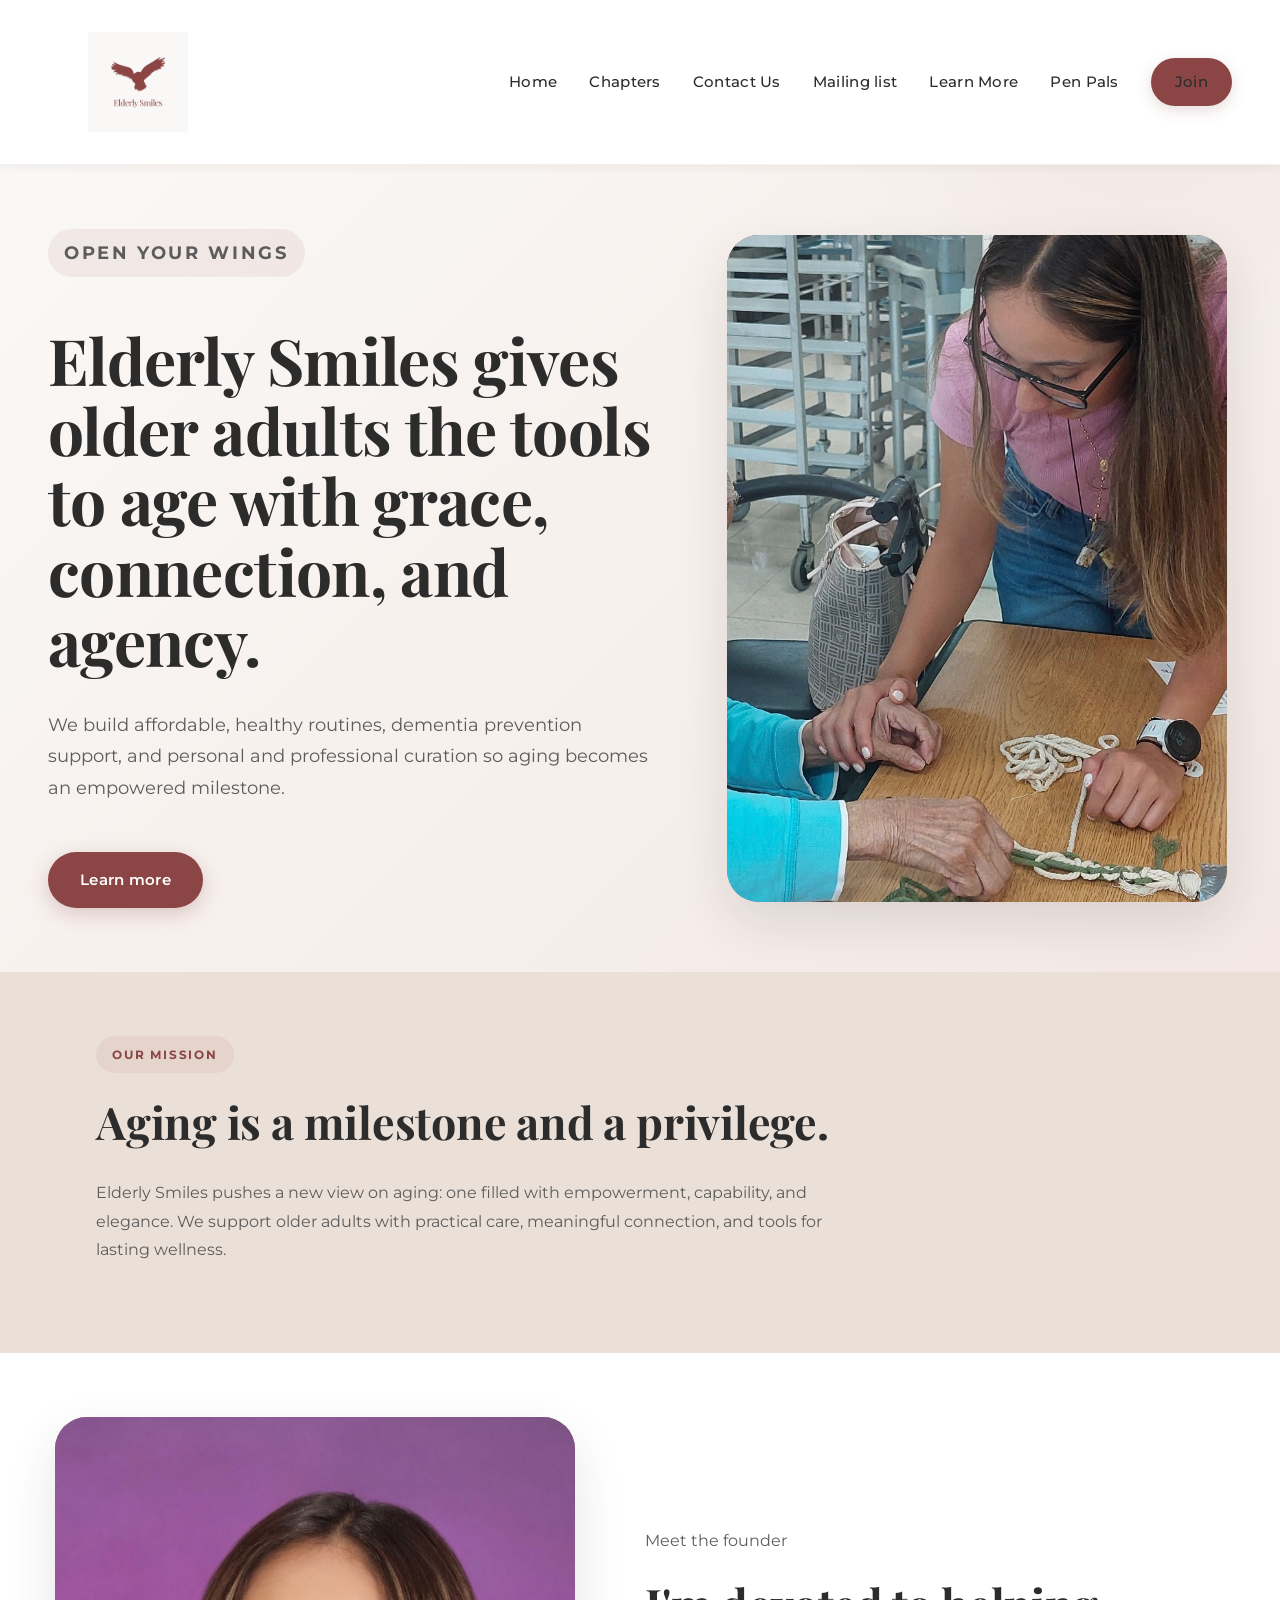
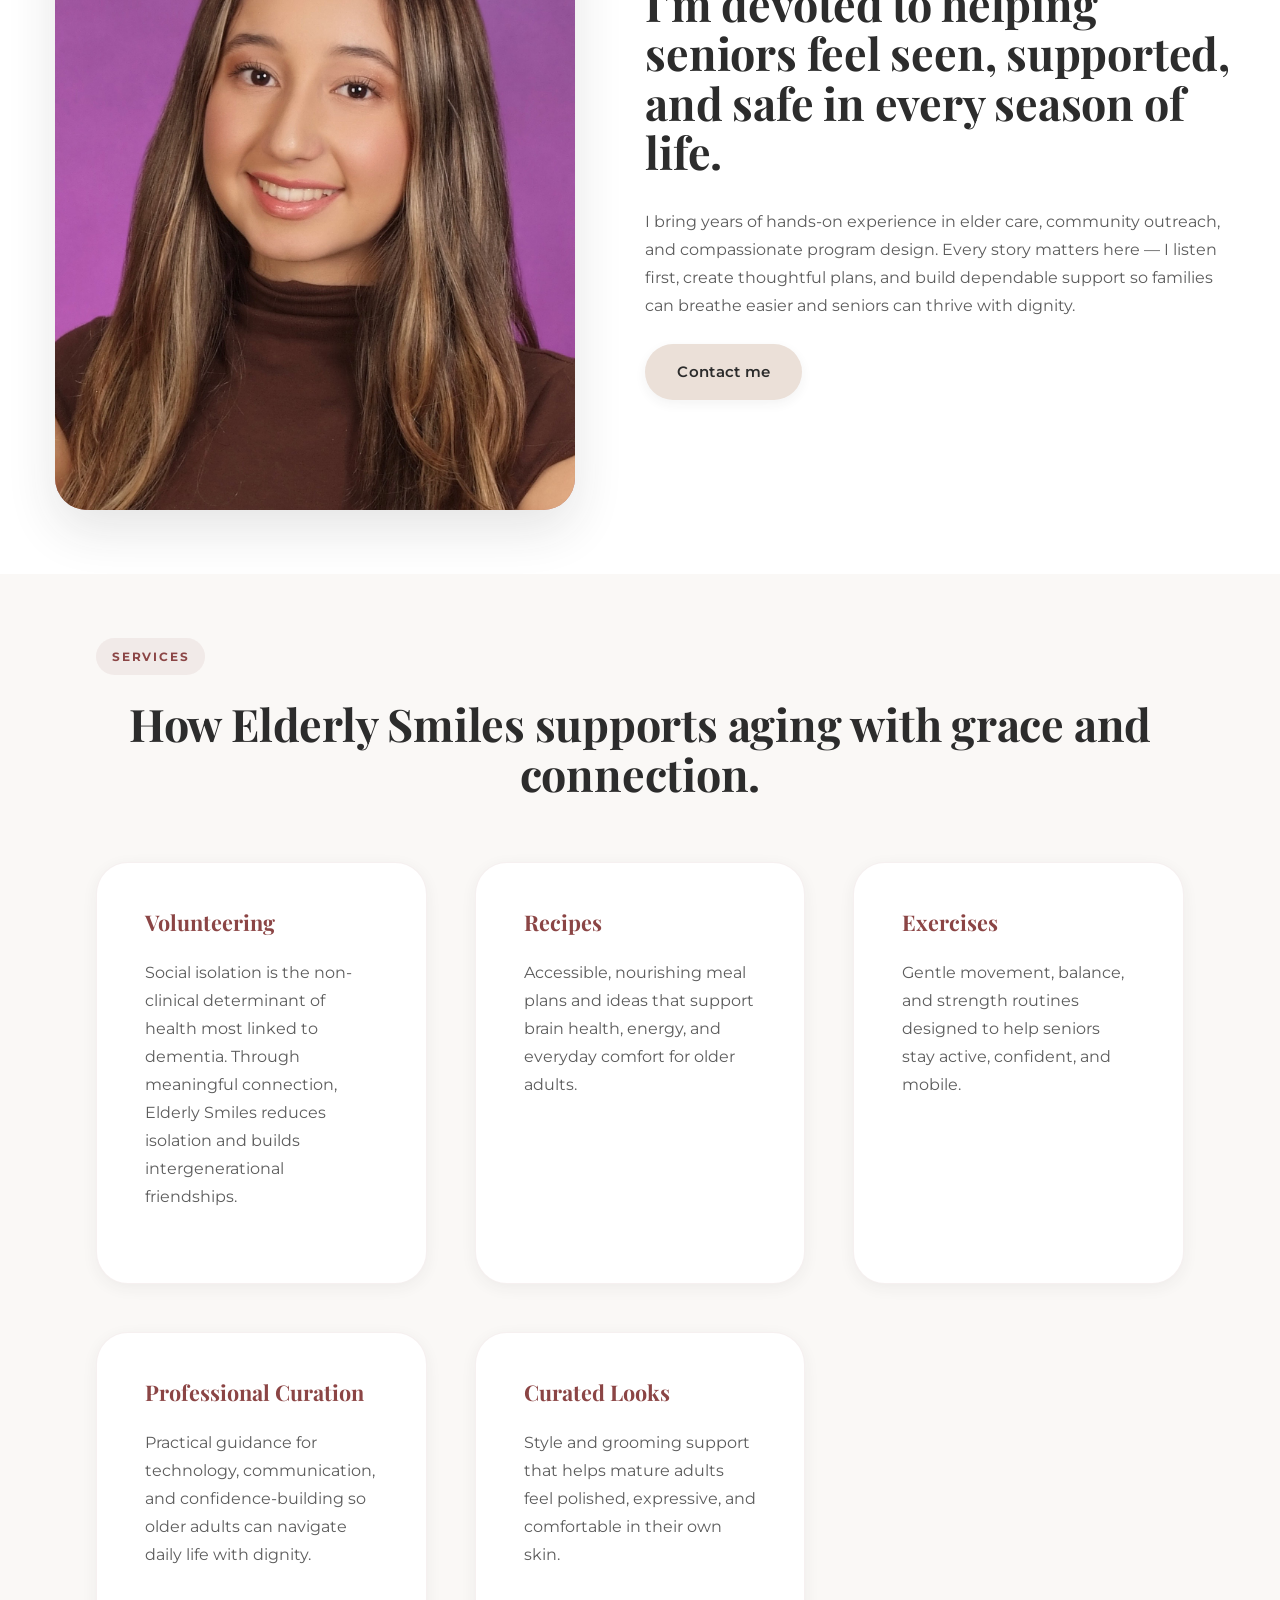
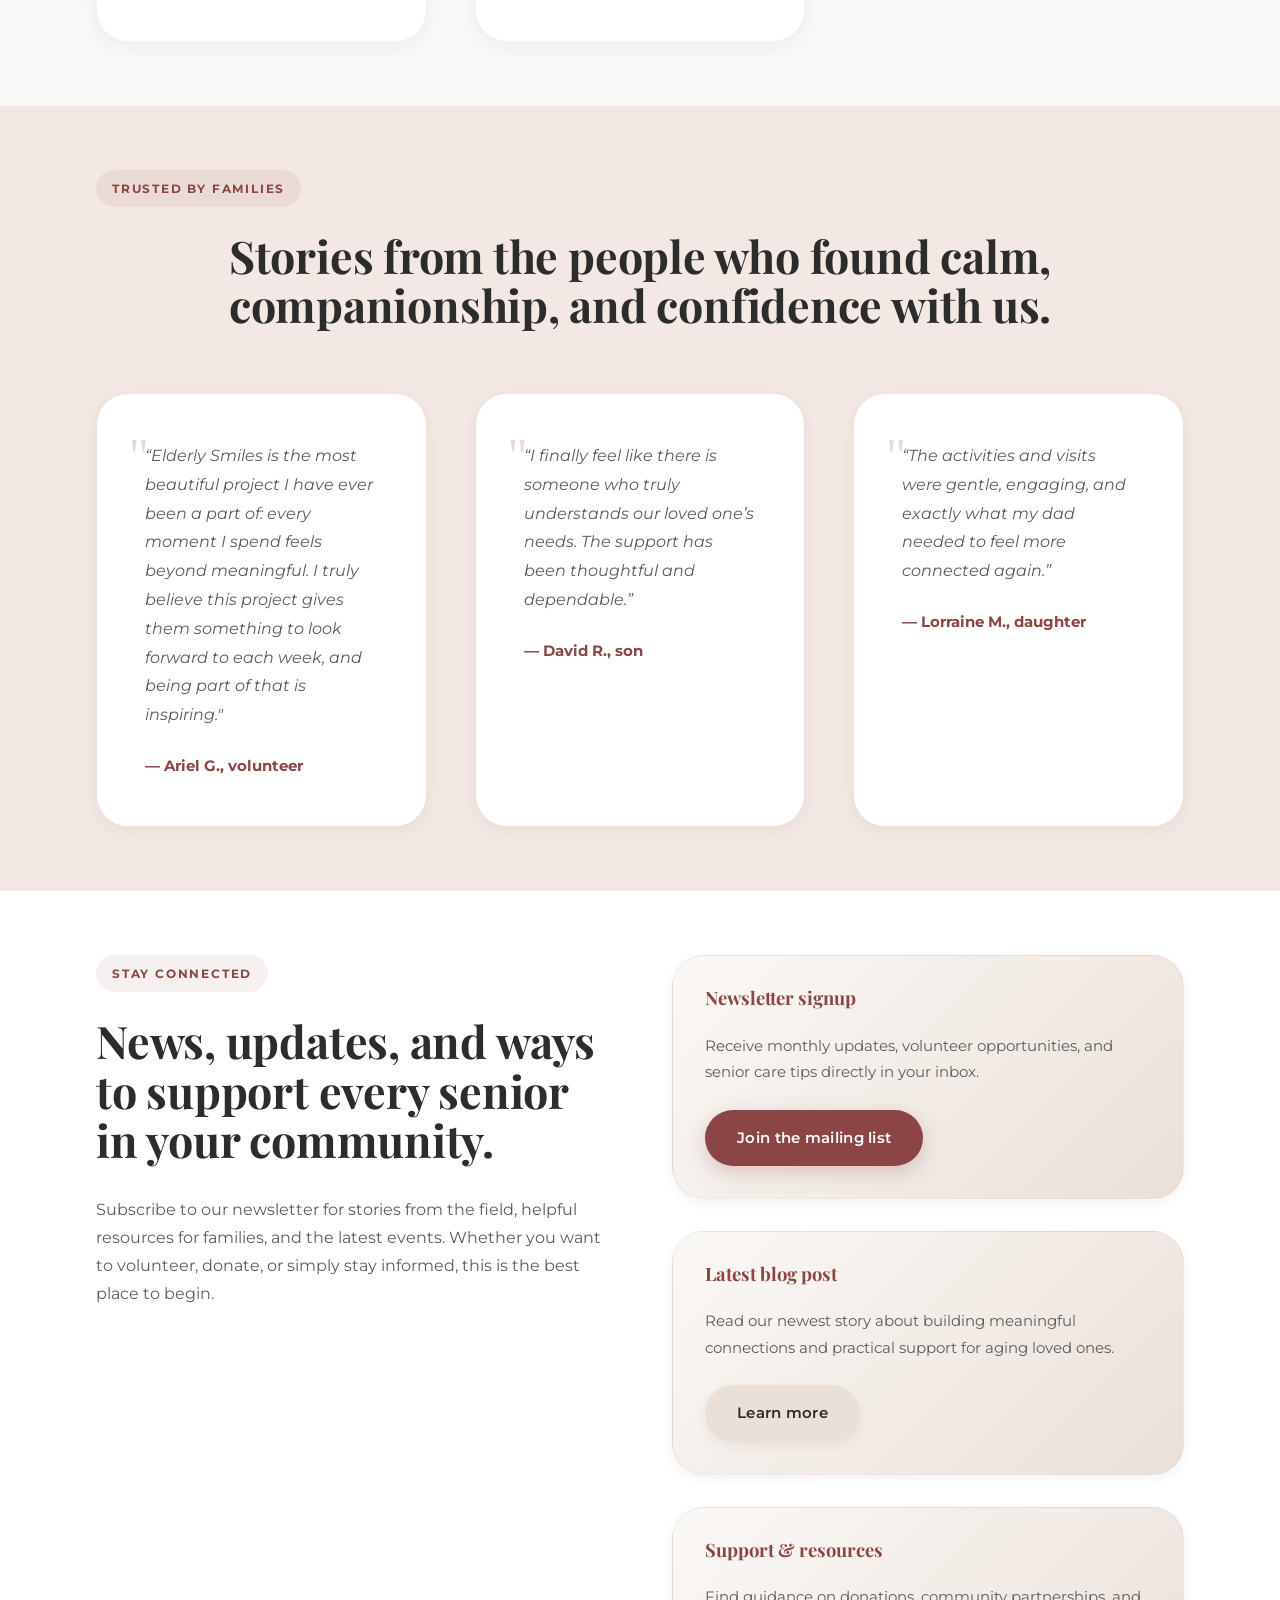
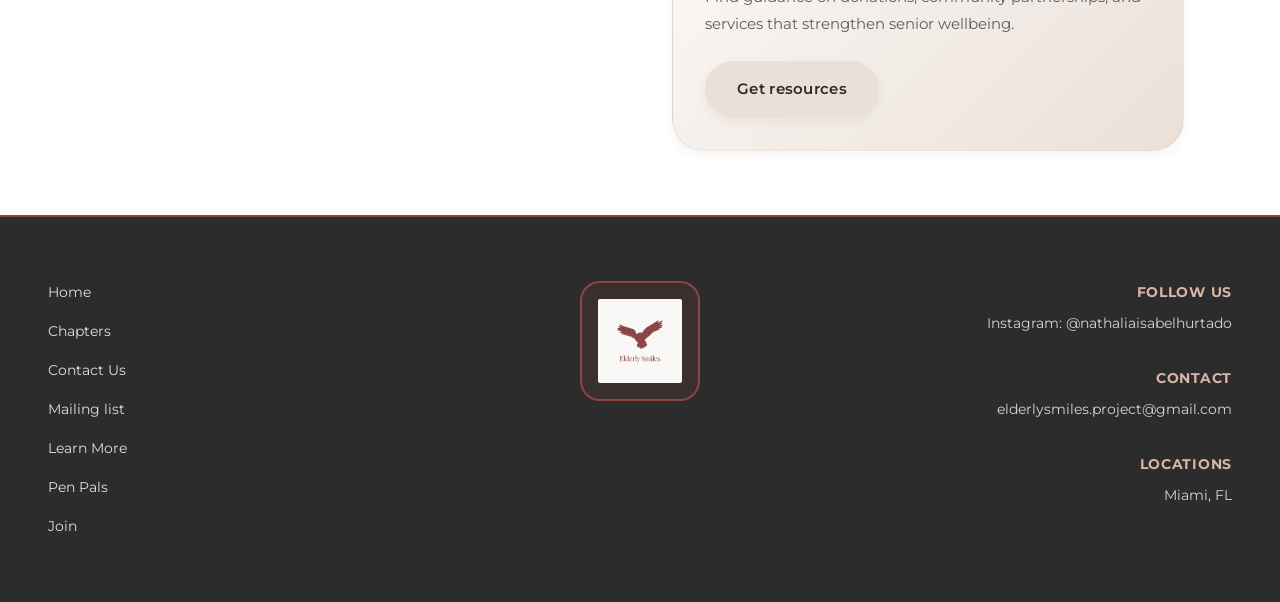
<file: index.html>
<!DOCTYPE html>
<html lang="en">
<head>
  <meta charset="UTF-8" />
  <meta name="viewport" content="width=device-width, initial-scale=1.0" />
  <title>Elderly Smiles</title>
  <link rel="stylesheet" href="style.css" />
</head>
<body>
  <header class="site-header">
    <img class="site-logo" src="Logos/Elderly Smiles Official LOGO.png" alt="Elderly Smiles logo" />
    <nav class="header-nav">
      <a href="index.html">Home</a>
      <a href="chapters.html">Chapters</a>
      <a href="contact.html">Contact Us</a>
      <a href="mailing-list.html">Mailing list</a>
      <a href="learn-more.html">Learn More</a>
      <a href="pen-pal.html">Pen Pals</a>
      <a class="nav-cta" href="join.html">Join</a>
    </nav>
  </header>
  <main>
    <section class="hero">
      <div class="hero-content">
        <div class="hero-copy">
          <p class="hero-eyebrow">Open Your Wings</p>
          <h1>Elderly Smiles gives older adults the tools to age with grace, connection, and agency.</h1>
          <p>We build affordable, healthy routines, dementia prevention support, and personal and professional curation so aging becomes an empowered milestone.</p>
          <a class="btn btn-primary" href="learn-more.html">Learn more</a>
        </div>
        <div class="hero-visual">
          <div class="image-holder hero-image">
            <img src="Images/Resized_20250823_092940_1755961394891.jpg" alt="Hero image" />
          </div>
        </div>
      </div>
      <div class="hero-fold"></div>
    </section>

    <section class="problem-section">
      <div class="section-content">
        <p class="section-eyebrow">Our mission</p>
        <h2>Aging is a milestone and a privilege.</h2>
        <p>Elderly Smiles pushes a new view on aging: one filled with empowerment, capability, and elegance. We support older adults with practical care, meaningful connection, and tools for lasting wellness.</p>
      </div>
    </section>

    <section class="about-section" id="about">
      <div class="about-grid">
        <div class="about-visual">
          <div class="about-image">
            <img src="Images/IMG_6918.jpg" alt="About image" />
          </div>
        </div>
        <div class="about-copy">
          <p class="about-eyebrow">Meet the founder</p>
          <h2>I'm devoted to helping seniors feel seen, supported, and safe in every season of life.</h2>
          <p>I bring years of hands-on experience in elder care, community outreach, and compassionate program design. Every story matters here — I listen first, create thoughtful plans, and build dependable support so families can breathe easier and seniors can thrive with dignity.</p>
          <a class="btn btn-secondary" href="contact.html">Contact me</a>
        </div>
      </div>
    </section>

    <section class="offerings-section" id="programs">
      <div class="section-content">
        <p class="section-eyebrow">Services</p>
        <h2>How Elderly Smiles supports aging with grace and connection.</h2>
        <div class="offerings-grid">
          <article class="offering-card">
            <h3>Volunteering</h3>
            <p>Social isolation is the non-clinical determinant of health most linked to dementia. Through meaningful connection, Elderly Smiles reduces isolation and builds intergenerational friendships.</p>
          </article>
          <article class="offering-card">
            <h3>Recipes</h3>
            <p>Accessible, nourishing meal plans and ideas that support brain health, energy, and everyday comfort for older adults.</p>
          </article>
          <article class="offering-card">
            <h3>Exercises</h3>
            <p>Gentle movement, balance, and strength routines designed to help seniors stay active, confident, and mobile.</p>
          </article>
          <article class="offering-card">
            <h3>Professional Curation</h3>
            <p>Practical guidance for technology, communication, and confidence-building so older adults can navigate daily life with dignity.</p>
          </article>
          <article class="offering-card">
            <h3>Curated Looks</h3>
            <p>Style and grooming support that helps mature adults feel polished, expressive, and comfortable in their own skin.</p>
          </article>
        </div>
      </div>
    </section>

    <section class="testimonials-section">
      <div class="section-content">
        <p class="section-eyebrow">Trusted by families</p>
        <h2>Stories from the people who found calm, companionship, and confidence with us.</h2>
        <div class="testimonials-grid">
          <article class="testimonial-card">
            <p>“Elderly Smiles is the most beautiful project I have ever been a part of: every moment I spend feels beyond meaningful. I truly believe this project gives them something to look forward to each week, and being part of that is inspiring."</p>
            <strong>— Ariel G., volunteer</strong>
          </article>
          <article class="testimonial-card">
            <p>“I finally feel like there is someone who truly understands our loved one’s needs. The support has been thoughtful and dependable.”</p>
            <strong>— David R., son</strong>
          </article>
          <article class="testimonial-card">
            <p>“The activities and visits were gentle, engaging, and exactly what my dad needed to feel more connected again.”</p>
            <strong>— Lorraine M., daughter</strong>
          </article>
        </div>
      </div>
    </section>

    <section class="extras-section">
      <div class="section-content extras-content">
        <div class="extras-copy">
          <p class="section-eyebrow">Stay connected</p>
          <h2>News, updates, and ways to support every senior in your community.</h2>
          <p>Subscribe to our newsletter for stories from the field, helpful resources for families, and the latest events. Whether you want to volunteer, donate, or simply stay informed, this is the best place to begin.</p>
        </div>
        <div class="extras-grid">
          <article class="extra-card extra-newsletter">
            <h3>Newsletter signup</h3>
            <p>Receive monthly updates, volunteer opportunities, and senior care tips directly in your inbox.</p>
            <a class="btn btn-primary" href="mailing-list.html">Join the mailing list</a>
          </article>
          <article class="extra-card extra-blog">
            <h3>Latest blog post</h3>
            <p>Read our newest story about building meaningful connections and practical support for aging loved ones.</p>
            <a class="btn btn-secondary" href="learn-more.html">Learn more</a>
          </article>
          <article class="extra-card extra-support">
            <h3>Support & resources</h3>
            <p>Find guidance on donations, community partnerships, and services that strengthen senior wellbeing.</p>
            <a class="btn btn-secondary" href="contact.html">Get resources</a>
          </article>
        </div>
      </div>
    </section>

    <footer class="site-footer">
      <div class="footer-inner">
        <div class="footer-links">
          <a href="index.html">Home</a>
          <a href="chapters.html">Chapters</a>
          <a href="contact.html">Contact Us</a>
          <a href="mailing-list.html">Mailing list</a>
          <a href="learn-more.html">Learn More</a>
          <a href="pen-pal.html">Pen Pals</a>
          <a href="join.html">Join</a>
        </div>
        <div class="footer-center-logo">
          <img class="footer-logo" src="Logos/Elderly Smiles Official LOGO.png" alt="Elderly Smiles logo" />
        </div>
        <div class="footer-info">
          <div class="footer-item">
            <span>Follow us</span>
            <p>Instagram: @nathaliaisabelhurtado</p>
          </div>
          <div class="footer-item">
            <span>Contact</span>
            <p>elderlysmiles.project@gmail.com</p>
          </div>
          <div class="footer-item">
            <span>Locations</span>
            <p>Miami, FL</p>
          </div>
        </div>
      </div>
    </footer>
  </main>
</body>
</html>
</file>
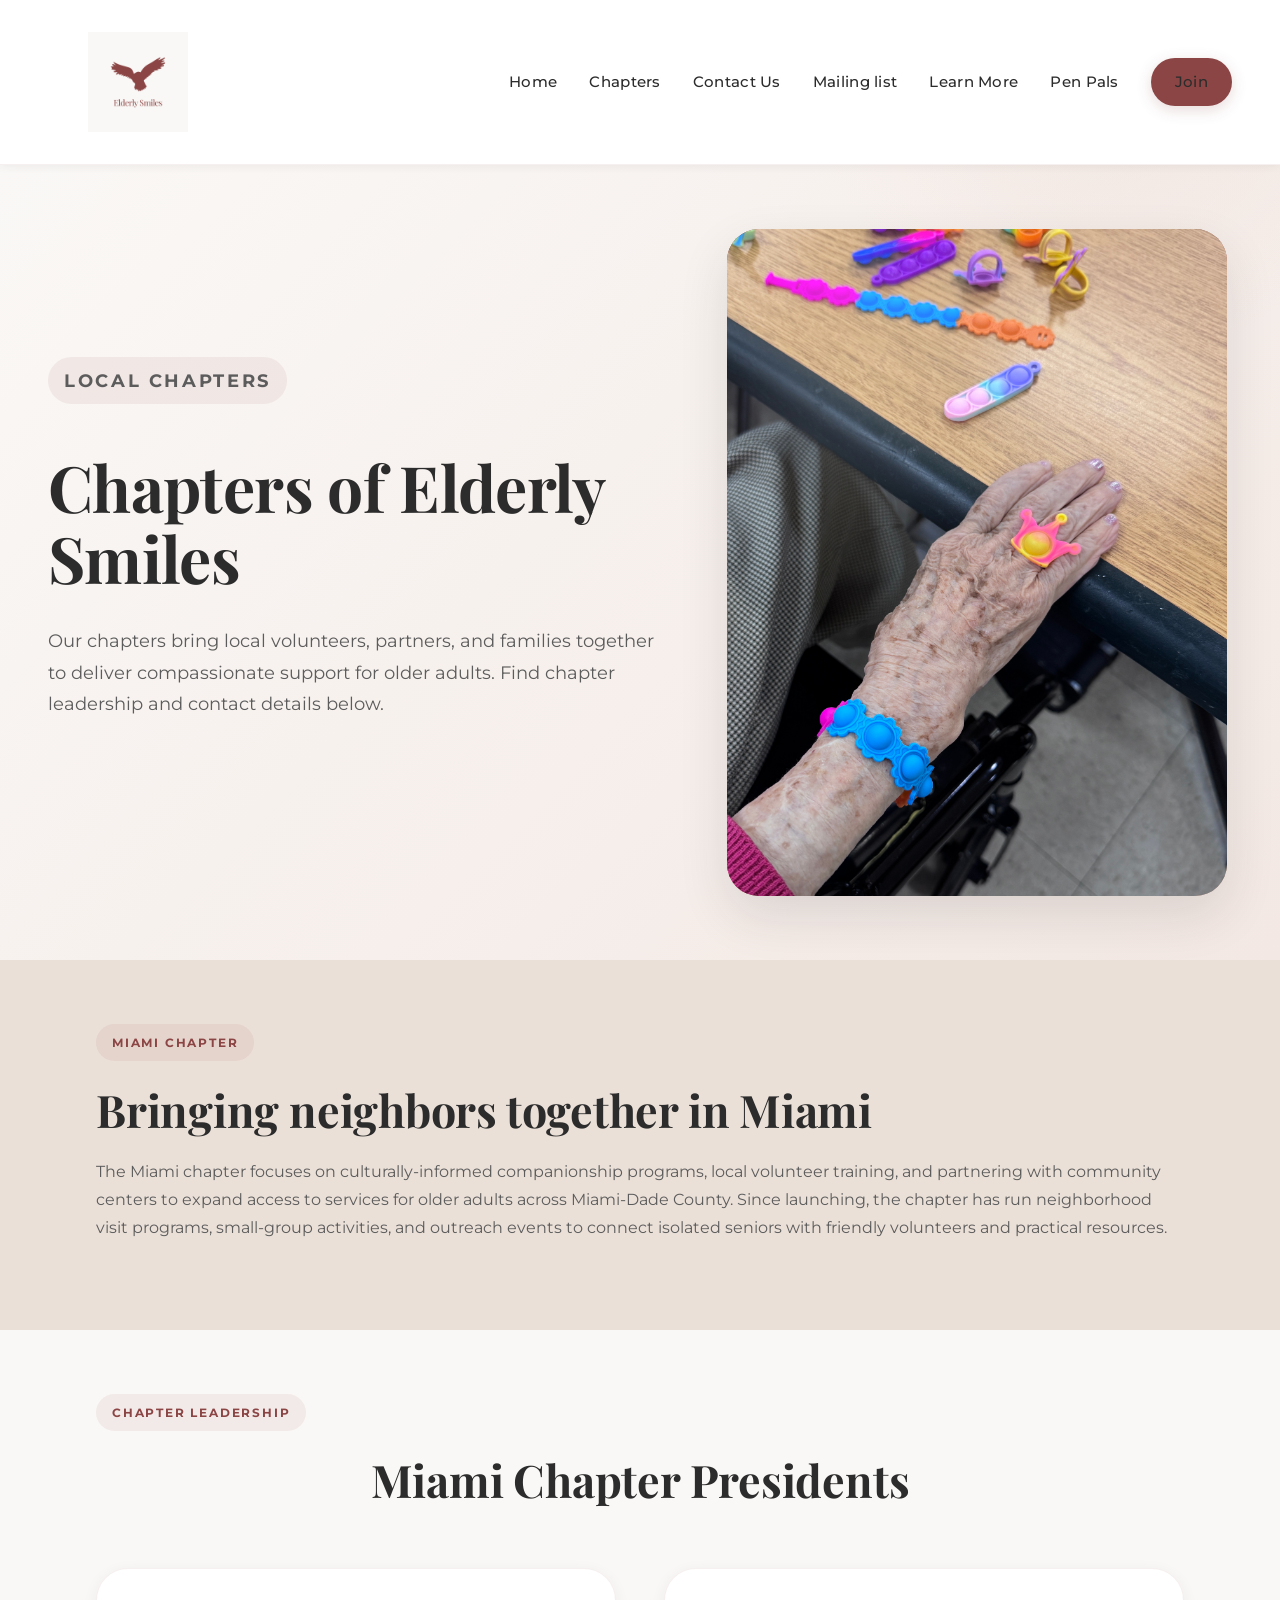
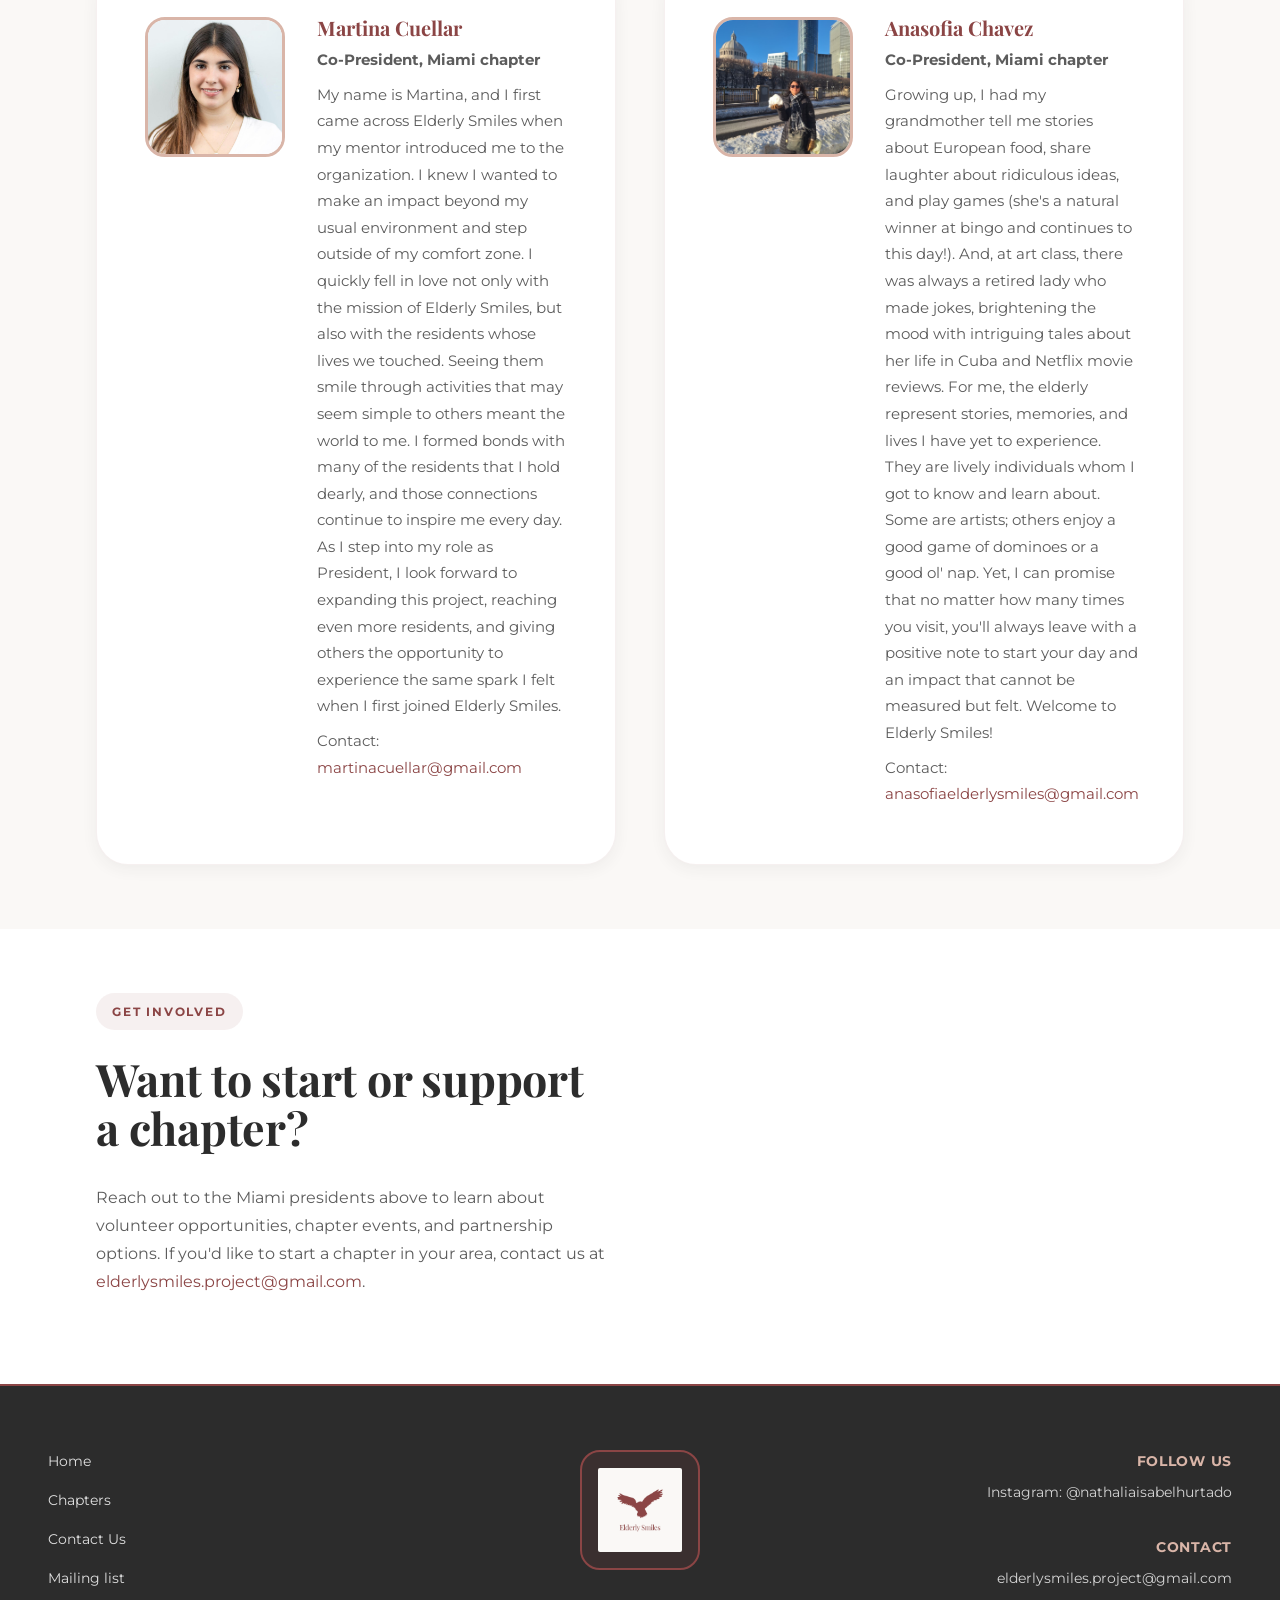
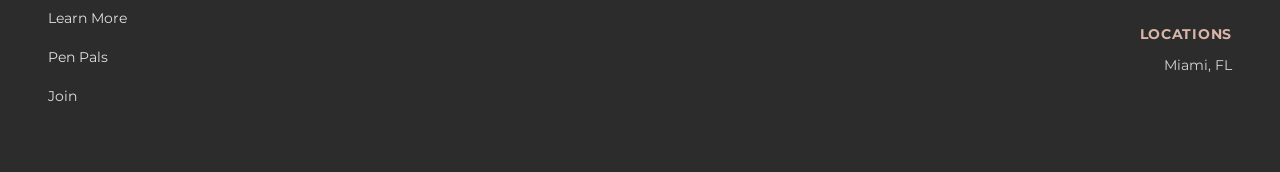
<file: chapters.html>
<!DOCTYPE html>
<html lang="en">
<head>
  <meta charset="UTF-8" />
  <meta name="viewport" content="width=device-width, initial-scale=1.0" />
  <title>Chapters | Elderly Smiles</title>
  <link rel="stylesheet" href="style.css" />
</head>
<body>
  <header class="site-header">
    <img class="site-logo" src="Logos/Elderly Smiles Official LOGO.png" alt="Elderly Smiles logo" />
    <nav class="header-nav">
      <a href="index.html">Home</a>
      <a href="chapters.html">Chapters</a>
      <a href="contact.html">Contact Us</a>
      <a href="mailing-list.html">Mailing list</a>
      <a href="learn-more.html">Learn More</a>
      <a href="pen-pal.html">Pen Pals</a>
      <a class="nav-cta" href="join.html">Join</a>
    </nav>
  </header>
  <main>
    <section class="hero">
      <div class="hero-content">
        <div class="hero-copy">
          <p class="hero-eyebrow">Local chapters</p>
          <h1>Chapters of Elderly Smiles</h1>
          <p>Our chapters bring local volunteers, partners, and families together to deliver compassionate support for older adults. Find chapter leadership and contact details below.</p>
        </div>
        <div class="hero-visual">
          <div class="image-holder">
            <img src="Images/IMG_2420.jpg" alt="Volunteers and older adults in a chapter activity" />
          </div>
        </div>
      </div>
      <div class="hero-fold"></div>
    </section>

    <section class="about-section" id="miami">
      <div class="section-content">
        <p class="section-eyebrow">Miami Chapter</p>
        <h2>Bringing neighbors together in Miami</h2>
        <p>The Miami chapter focuses on culturally-informed companionship programs, local volunteer training, and partnering with community centers to expand access to services for older adults across Miami-Dade County. Since launching, the chapter has run neighborhood visit programs, small-group activities, and outreach events to connect isolated seniors with friendly volunteers and practical resources.</p>
      </div>
    </section>

    <section class="offerings-section" id="presidents">
      <div class="section-content">
        <p class="section-eyebrow">Chapter Leadership</p>
        <h2>Miami Chapter Presidents</h2>
        <div class="offerings-grid">
          <article class="offering-card">
            <div class="president-card">
              <img src="Images/a8a4c883-7bea-4f35-a4bd-9934b3140359.JPG" alt="President Maria Gonzalez" />
              <div>
                <h3>Martina Cuellar</h3>
                <p><strong>Co-President, Miami chapter</strong></p>
                <p>My name is Martina, and I first came across Elderly Smiles when my mentor introduced me to the organization. I knew I wanted to make an impact beyond my usual environment and step outside of my comfort zone. I quickly fell in love not only with the mission of Elderly Smiles, but also with the residents whose lives we touched. Seeing them smile through activities that may seem simple to others meant the world to me. I formed bonds with many of the residents that I hold dearly, and those connections continue to inspire me every day. As I step into my role as President, I look forward to expanding this project, reaching even more residents, and giving others the opportunity to experience the same spark I felt when I first joined Elderly Smiles.</p>
                <p>Contact: <a href="mailto:martinacuellar@gmail.com">martinacuellar@gmail.com</a></p>
              </div>
            </div>
          </article>

          <article class="offering-card">
            <div class="president-card">
              <img src="Images/c505f612-9f48-4e85-81e9-64bcf12e180f.JPG" alt="President Daniel Cruz" />
              <div>
                <h3>Anasofia Chavez</h3>
                <p><strong>Co-President, Miami chapter</strong></p>
                <p>Growing up, I had my grandmother tell me stories about European food, share laughter about ridiculous ideas, and play games (she's a natural winner at bingo and continues to this day!). And, at art class, there was always a retired lady who made jokes, brightening the mood with intriguing tales about her life in Cuba and Netflix movie reviews. For me, the elderly represent stories, memories, and lives I have yet to experience. They are lively individuals whom I got to know and learn about. Some are artists; others enjoy a good game of dominoes or a good ol' nap. Yet, I can promise that no matter how many times you visit, you'll always leave with a positive note to start your day and an impact that cannot be measured but felt. Welcome to Elderly Smiles!</p>
                <p>Contact: <a href="mailto:anasofiaelderlysmiles@gmail.com">anasofiaelderlysmiles@gmail.com</a></p>
              </div>
            </div>
          </article>
        </div>
      </div>
    </section>

    <section class="extras-section">
      <div class="section-content extras-content">
        <div class="extras-copy">
          <p class="section-eyebrow">Get involved</p>
          <h2>Want to start or support a chapter?</h2>
          <p>Reach out to the Miami presidents above to learn about volunteer opportunities, chapter events, and partnership options. If you'd like to start a chapter in your area, contact us at <a href="mailto:elderlysmiles.project@gmail.com">elderlysmiles.project@gmail.com</a>.</p>
        </div>
      </div>
    </section>
  </main>

  <footer class="site-footer">
    <div class="footer-inner">
      <div class="footer-links">
        <a href="index.html">Home</a>
        <a href="chapters.html">Chapters</a>
        <a href="contact.html">Contact Us</a>
        <a href="mailing-list.html">Mailing list</a>
        <a href="learn-more.html">Learn More</a>
        <a href="pen-pal.html">Pen Pals</a>
        <a href="join.html">Join</a>
      </div>
      <div class="footer-center-logo">
        <img class="footer-logo" src="Logos/Elderly Smiles Official LOGO.png" alt="Elderly Smiles logo" />
      </div>
      <div class="footer-info">
        <div class="footer-item">
          <span>Follow us</span>
          <p>Instagram: @nathaliaisabelhurtado</p>
        </div>
        <div class="footer-item">
          <span>Contact</span>
          <p>elderlysmiles.project@gmail.com</p>
        </div>
        <div class="footer-item">
          <span>Locations</span>
          <p>Miami, FL</p>
        </div>
      </div>
    </div>
  </footer>
</body>
</html>
</file>
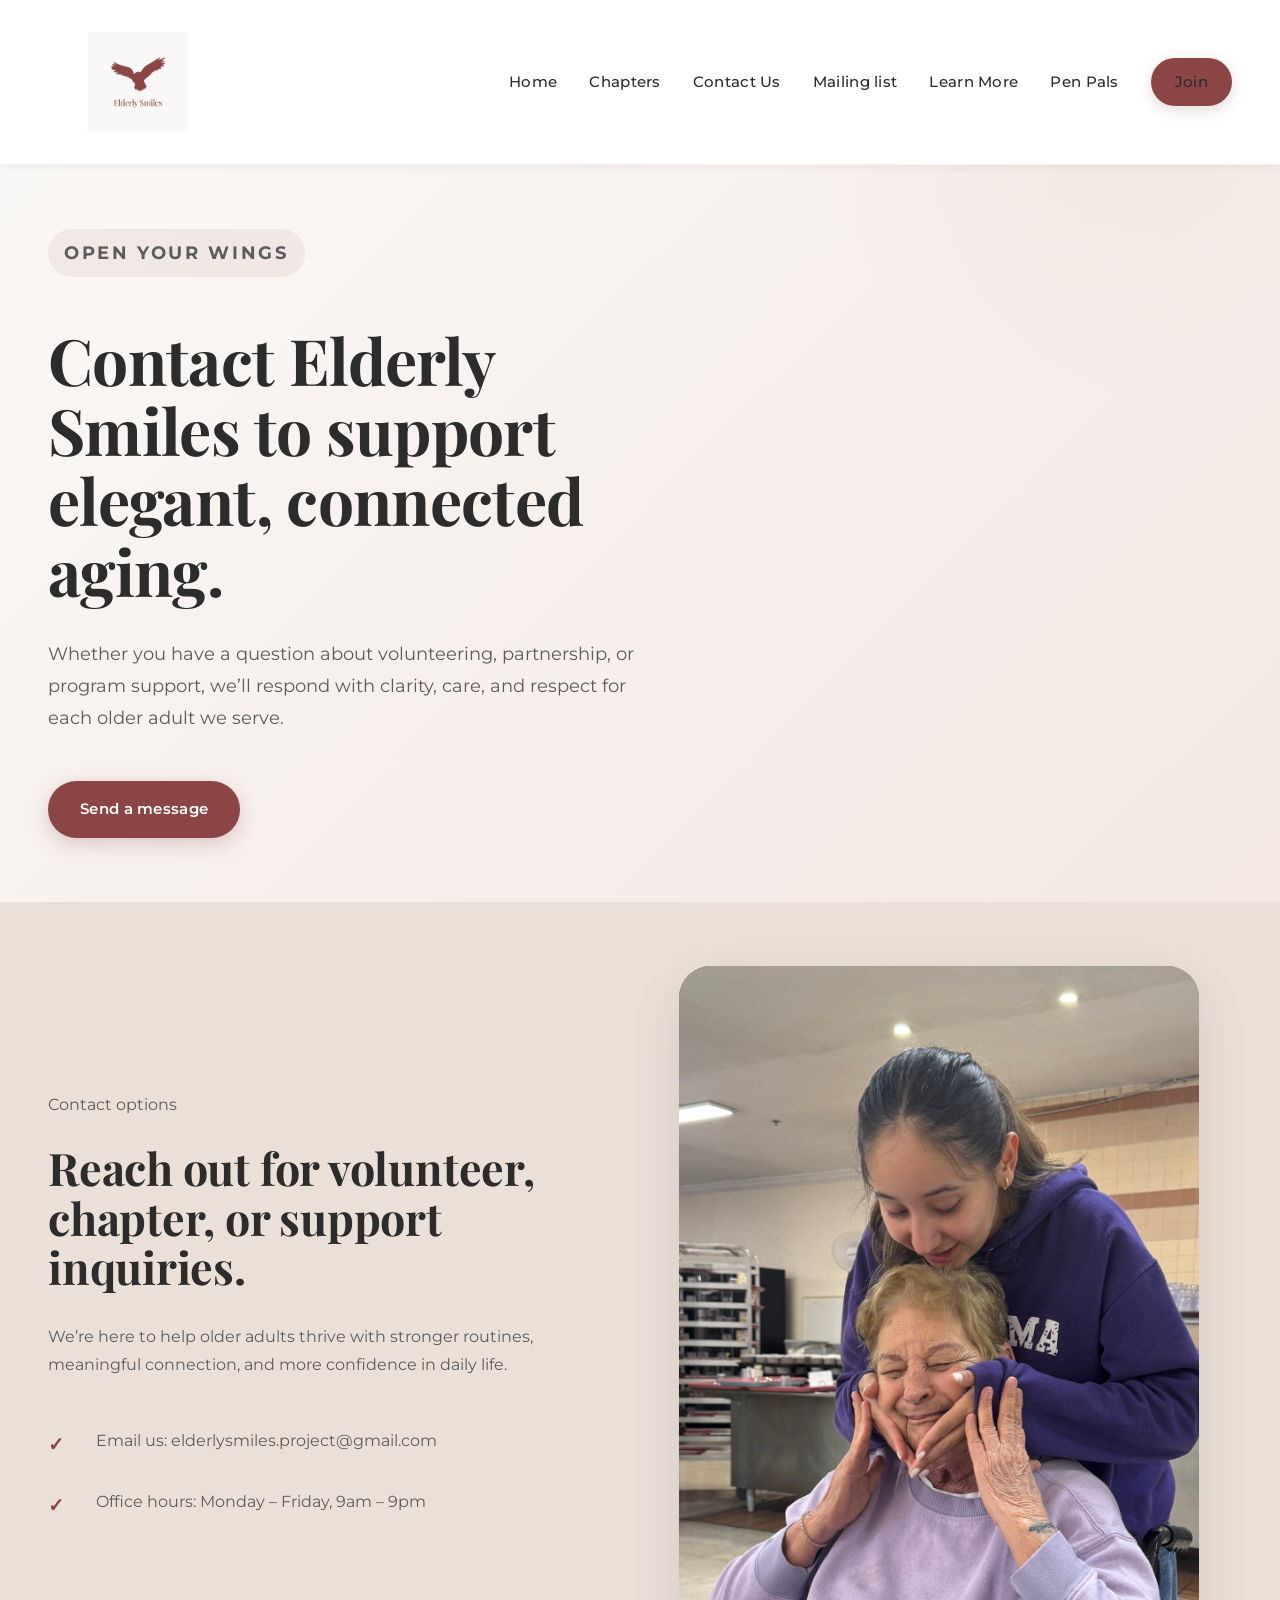
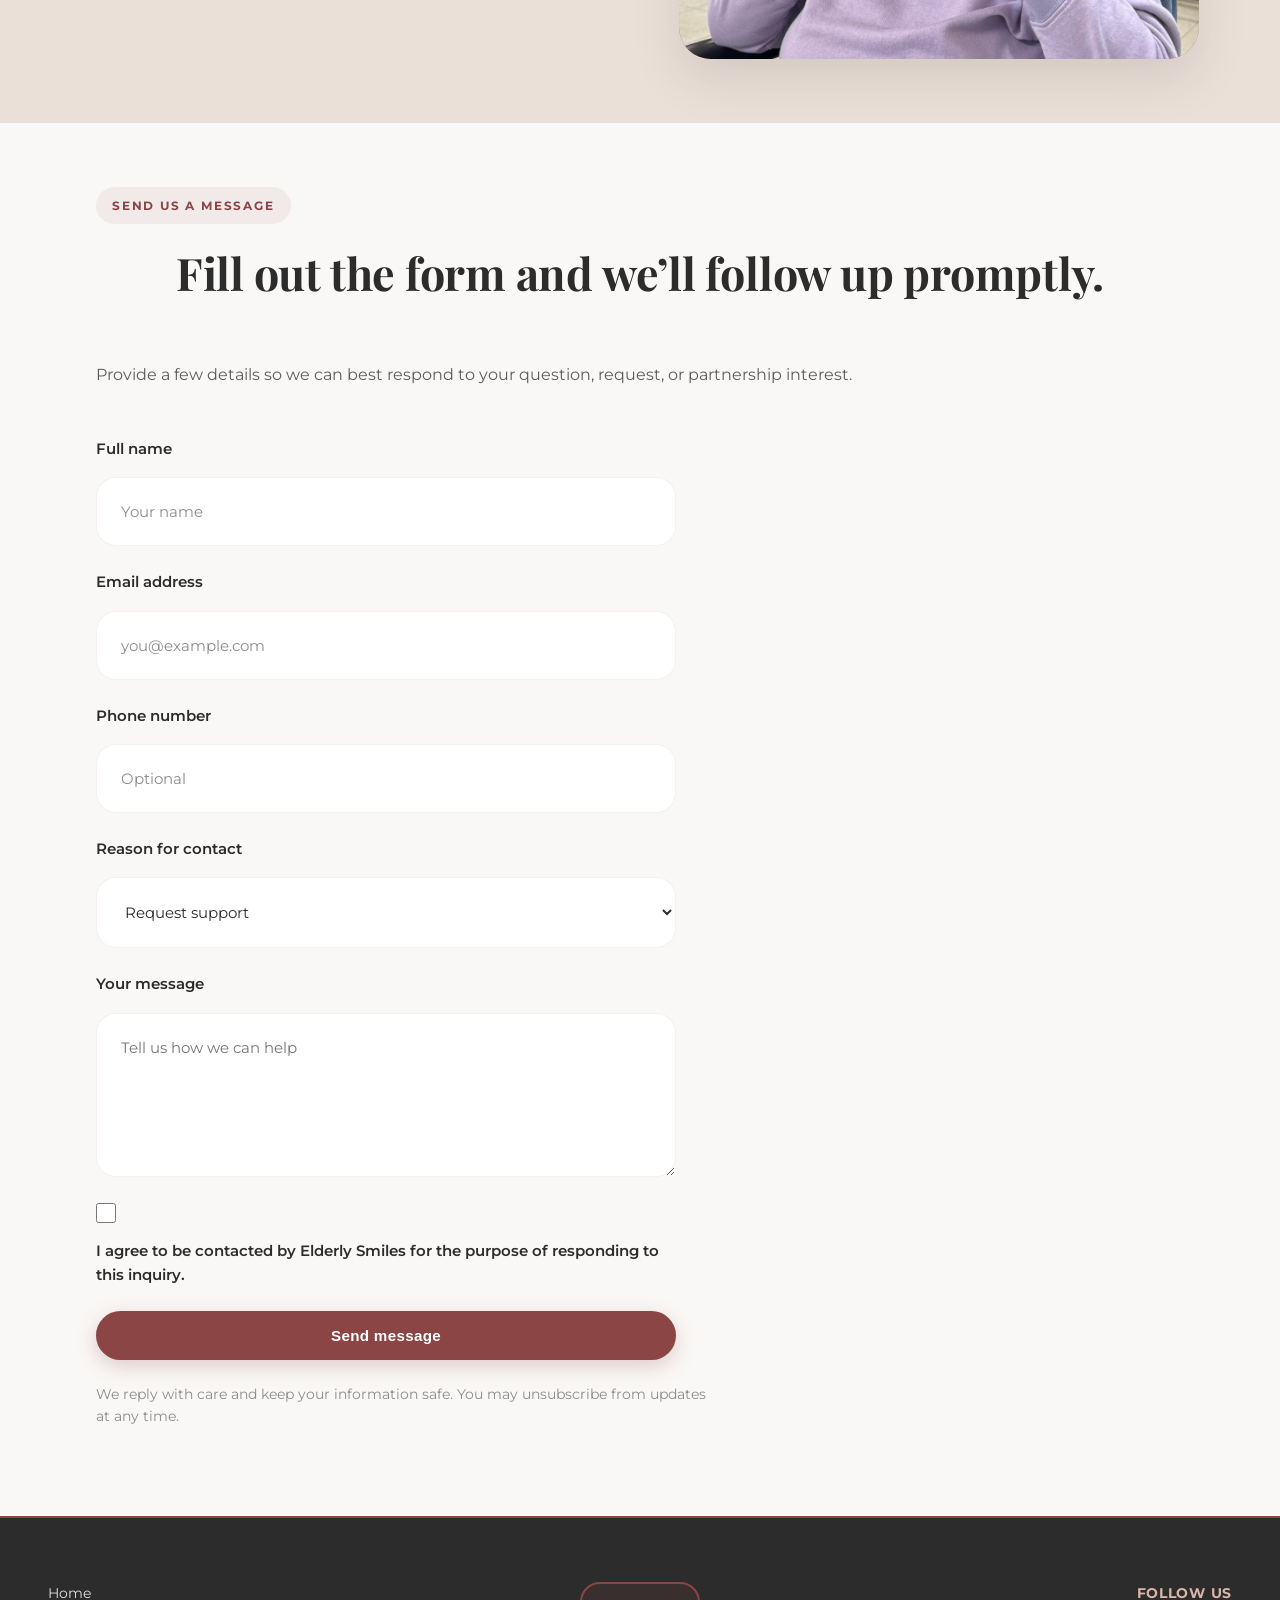
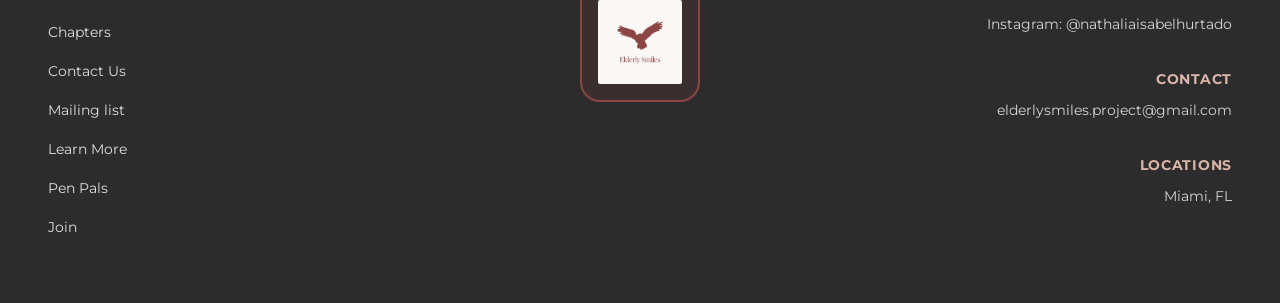
<file: contact.html>
<!DOCTYPE html>
<html lang="en">
<head>
  <meta charset="UTF-8" />
  <meta name="viewport" content="width=device-width, initial-scale=1.0" />
  <title>Contact Us | Elderly Smiles</title>
  <link rel="stylesheet" href="style.css" />
</head>
<body>
  <header class="site-header">
    <img class="site-logo" src="Logos/Elderly Smiles Official LOGO.png" alt="Elderly Smiles logo" />
    <nav class="header-nav">
      <a href="index.html">Home</a>
      <a href="chapters.html">Chapters</a>
      <a href="contact.html">Contact Us</a>
      <a href="mailing-list.html">Mailing list</a>
      <a href="learn-more.html">Learn More</a>
      <a href="pen-pal.html">Pen Pals</a>
      <a class="nav-cta" href="join.html">Join</a>
    </nav>
  </header>
  <main>
    <section class="hero">
      <div class="hero-content">
        <div class="hero-copy">
          <p class="hero-eyebrow">Open Your Wings</p>
          <h1>Contact Elderly Smiles to support elegant, connected aging.</h1>
          <p>Whether you have a question about volunteering, partnership, or program support, we’ll respond with clarity, care, and respect for each older adult we serve.</p>
          <a class="btn btn-primary" href="#contact-form">Send a message</a>
        </div>
      </div>
    </section>

    <section class="about-section" id="contact-details">
      <div class="about-grid">
        <div class="about-copy">
          <p class="about-eyebrow">Contact options</p>
          <h2>Reach out for volunteer, chapter, or support inquiries.</h2>
          <p>We’re here to help older adults thrive with stronger routines, meaningful connection, and more confidence in daily life.</p>
          <ul class="newsletter-list">
            <li>Email us: elderlysmiles.project@gmail.com</li>
            <li>Office hours: Monday – Friday, 9am – 9pm</li>
          </ul>
        </div>
        <div class="about-visual">
          <div class="about-image">
            <img src="Images/IMG_3962.jpg" alt="Volunteers and older adults connecting" />
          </div>
        </div>
      </div>
    </section>

    <section class="offerings-section" id="contact-form">
      <div class="section-content">
        <p class="section-eyebrow">Send us a message</p>
        <h2>Fill out the form and we’ll follow up promptly.</h2>
        <p>Provide a few details so we can best respond to your question, request, or partnership interest.</p>
        <form id="contact-form" class="newsletter-form" action="https://formspree.io/f/xgojvbez" method="POST">
          <label>
            Full name
            <input type="text" name="name" placeholder="Your name" required />
          </label>
          <label>
            Email address
            <input type="email" name="email" placeholder="you@example.com" required />
          </label>
          <label>
            Phone number
            <input type="tel" name="phone" placeholder="Optional" />
          </label>
          <label>
            Reason for contact
            <select name="reason" required>
              <option value="support">Request support</option>
              <option value="volunteer">Volunteer interest</option>
              <option value="partnership">Partnership inquiry</option>
              <option value="donation">Donation question</option>
              <option value="other">Other</option>
            </select>
          </label>
          <label>
            Your message
            <textarea name="message" placeholder="Tell us how we can help" rows="6" required></textarea>
          </label>
          <label class="checkbox-label">
            <input type="checkbox" name="consent" required />
            I agree to be contacted by Elderly Smiles for the purpose of responding to this inquiry.
          </label>
          <button class="btn btn-primary" type="submit">Send message</button>
        </form>
        <p class="privacy-note">We reply with care and keep your information safe. You may unsubscribe from updates at any time.</p>
      </div>
    </section>

    <!-- Testimonials removed on non-home pages -->
  </main>
  <script>
    document.addEventListener('DOMContentLoaded', function () {
      var contactForm = document.getElementById('contact-form');
      if (!contactForm) return;

      contactForm.addEventListener('submit', function (event) {
        // Let the form submit normally to Formspree
        // Show a confirmation message
        setTimeout(function () {
          alert('Thank you! Your message has been saved. We\'ll follow up soon.');
        }, 100);
      });
    });
  </script>
  <footer class="site-footer">
    <div class="footer-inner">
      <div class="footer-links">
        <a href="index.html">Home</a>
        <a href="chapters.html">Chapters</a>
        <a href="contact.html">Contact Us</a>
        <a href="mailing-list.html">Mailing list</a>
        <a href="learn-more.html">Learn More</a>
        <a href="pen-pal.html">Pen Pals</a>
        <a href="join.html">Join</a>
      </div>
      <div class="footer-center-logo">
        <img class="footer-logo" src="Logos/Elderly Smiles Official LOGO.png" alt="Elderly Smiles logo" />
      </div>
      <div class="footer-info">
        <div class="footer-item">
          <span>Follow us</span>
          <p>Instagram: @nathaliaisabelhurtado</p>
        </div>
        <div class="footer-item">
          <span>Contact</span>
          <p>elderlysmiles.project@gmail.com</p>
        </div>
        <div class="footer-item">
          <span>Locations</span>
          <p>Miami, FL</p>
        </div>
      </div>
    </div>
  </footer>
</body>
</html>
</file>
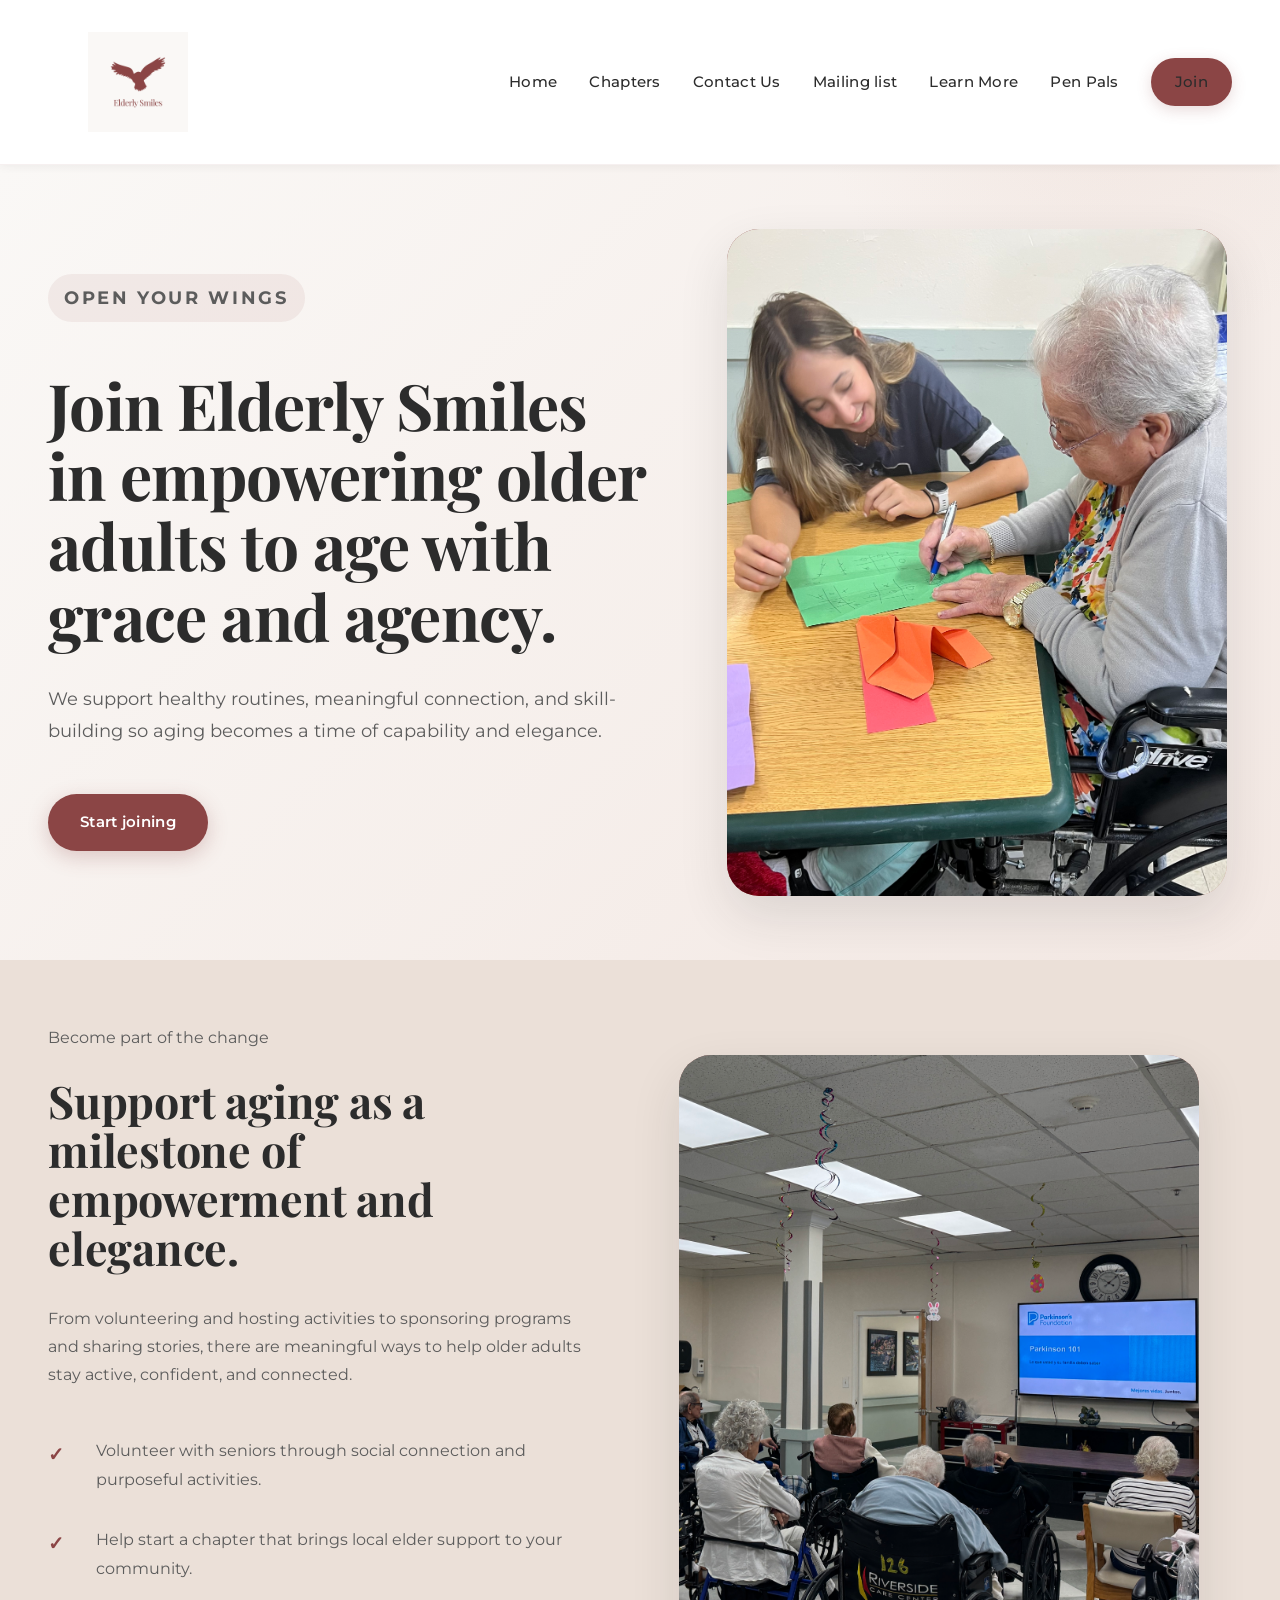
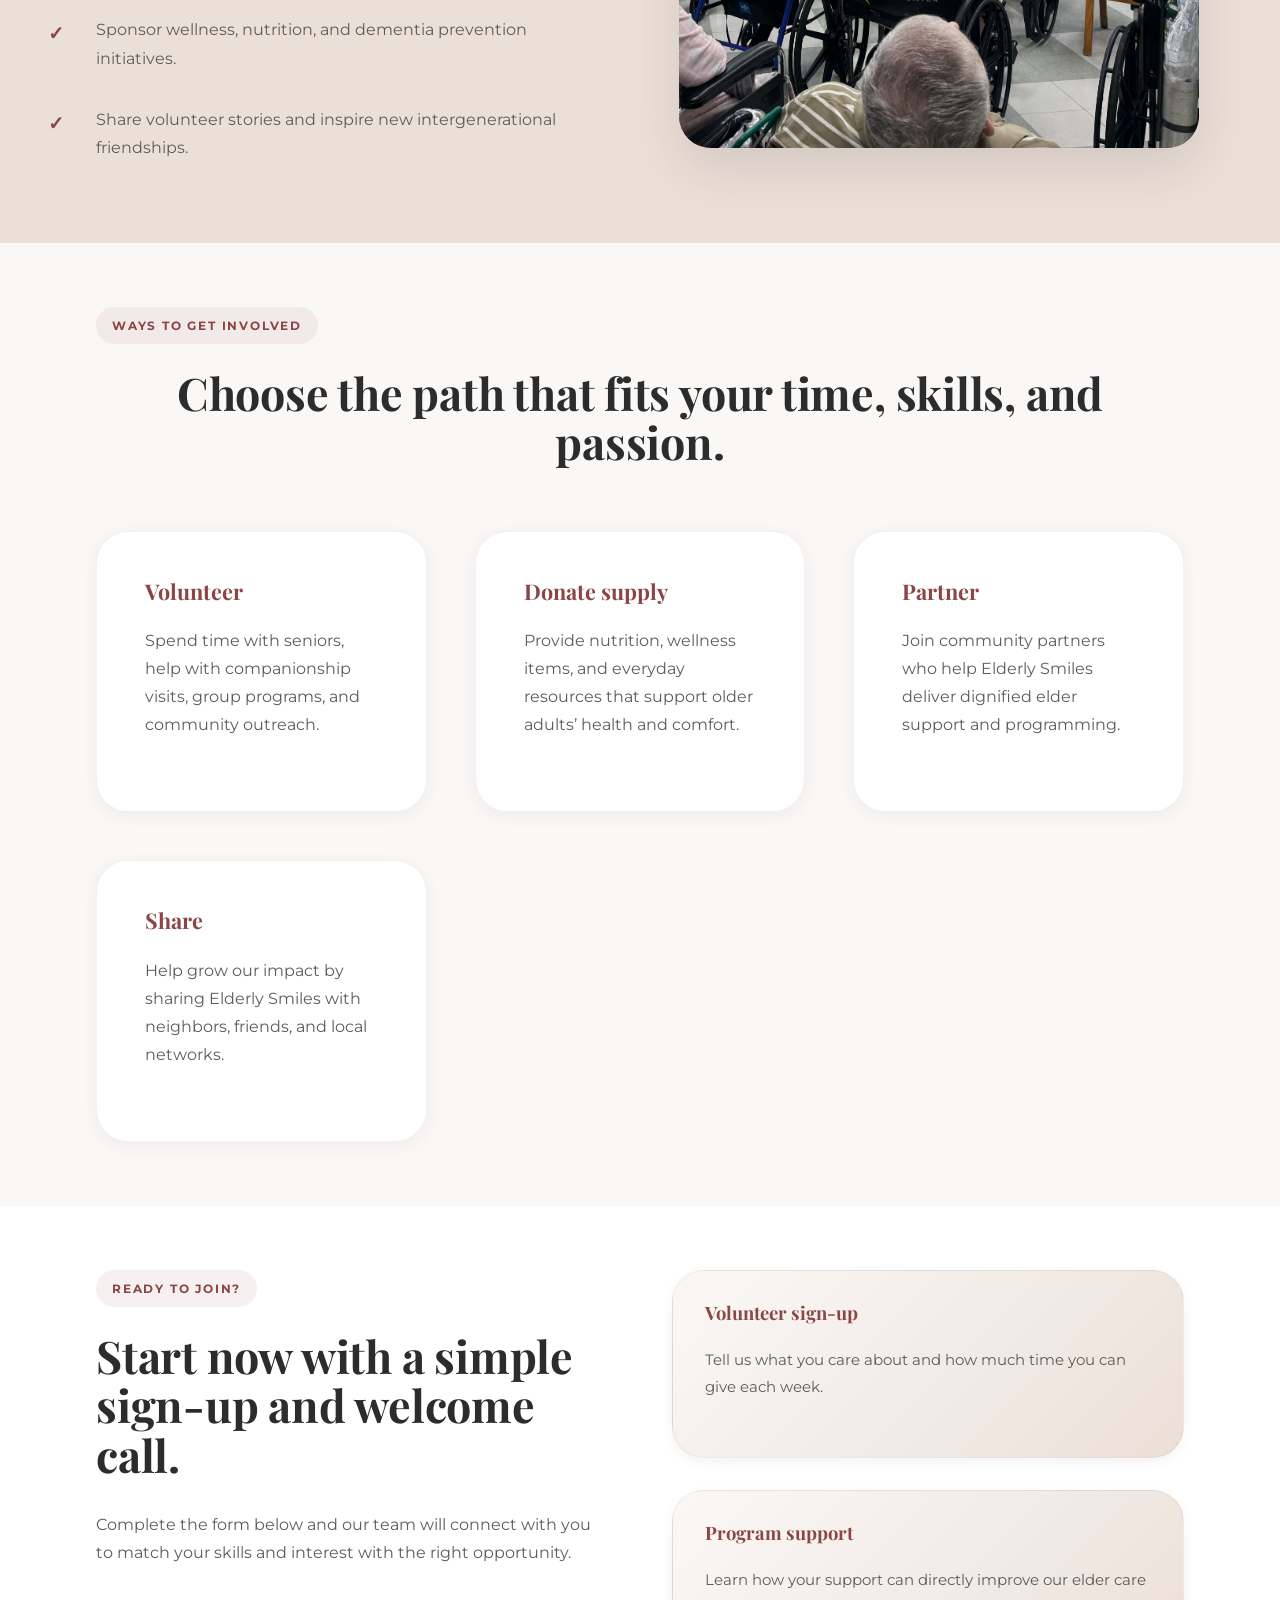
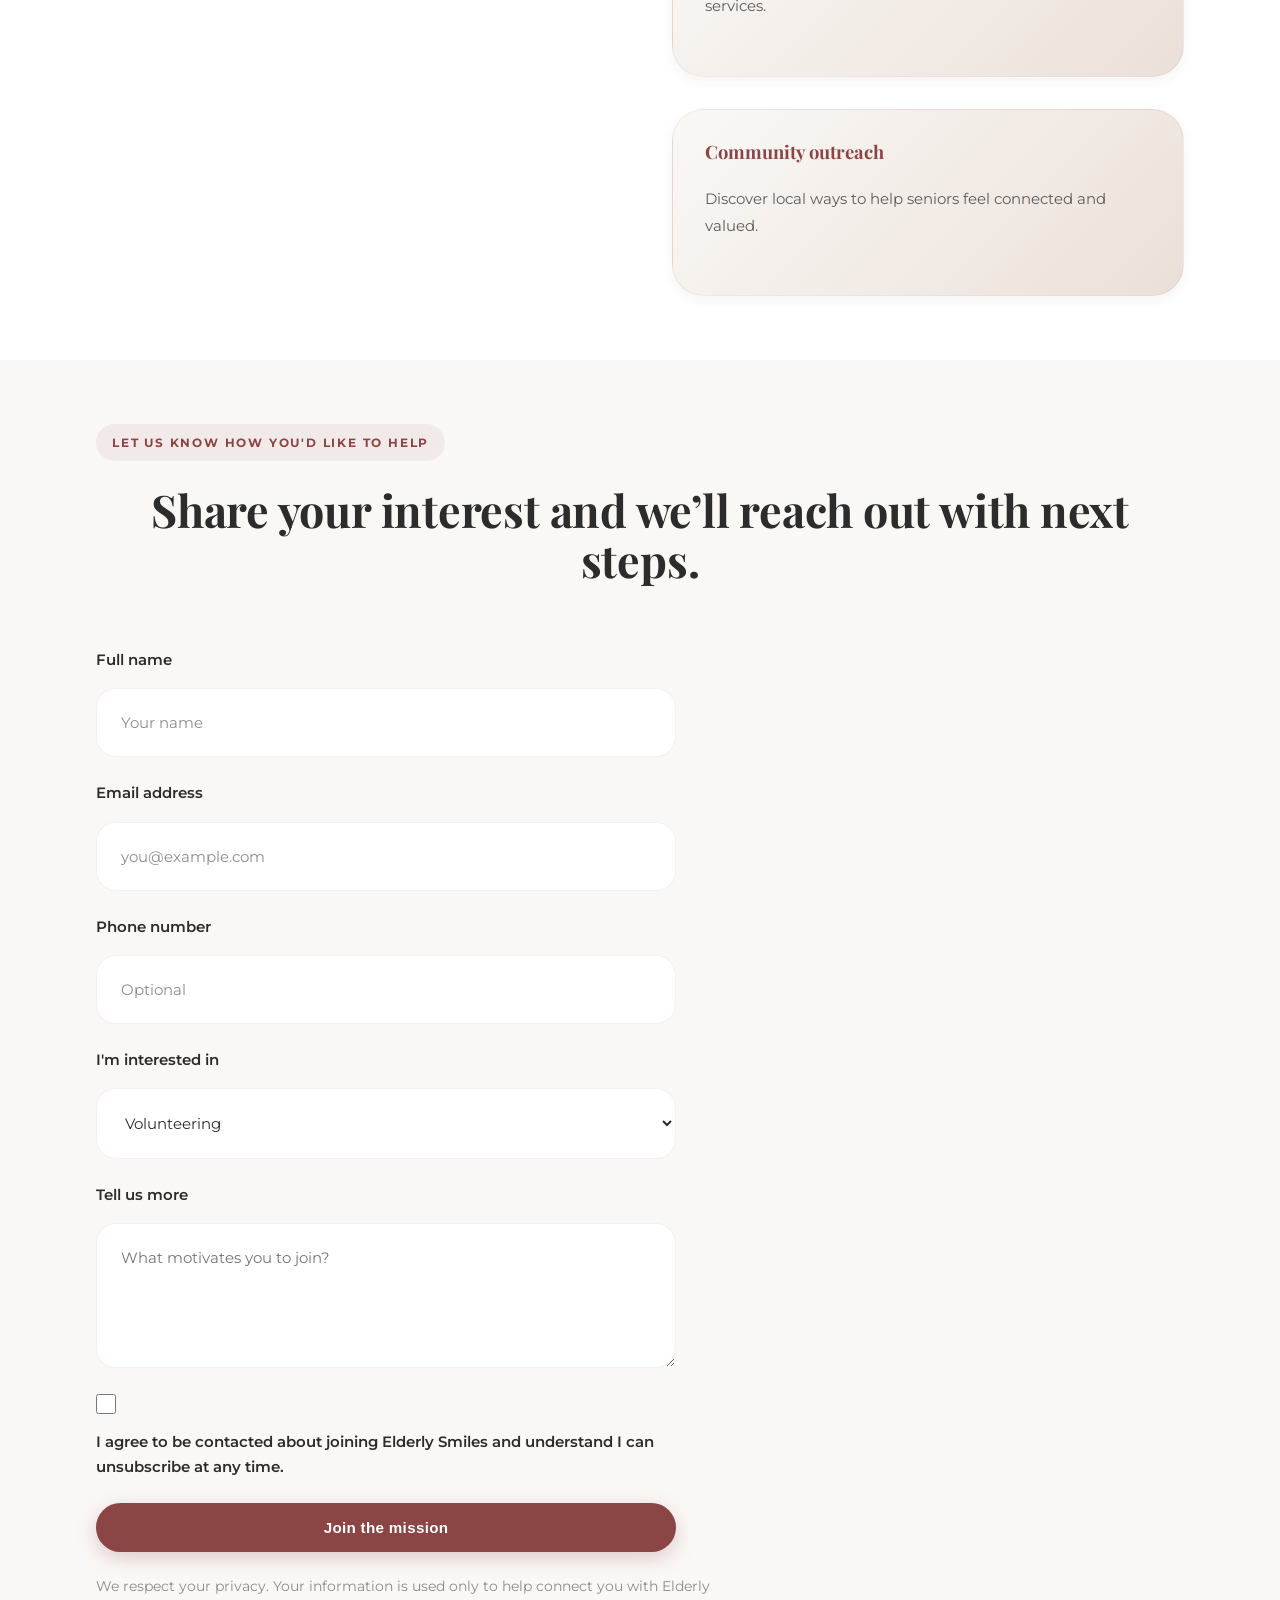
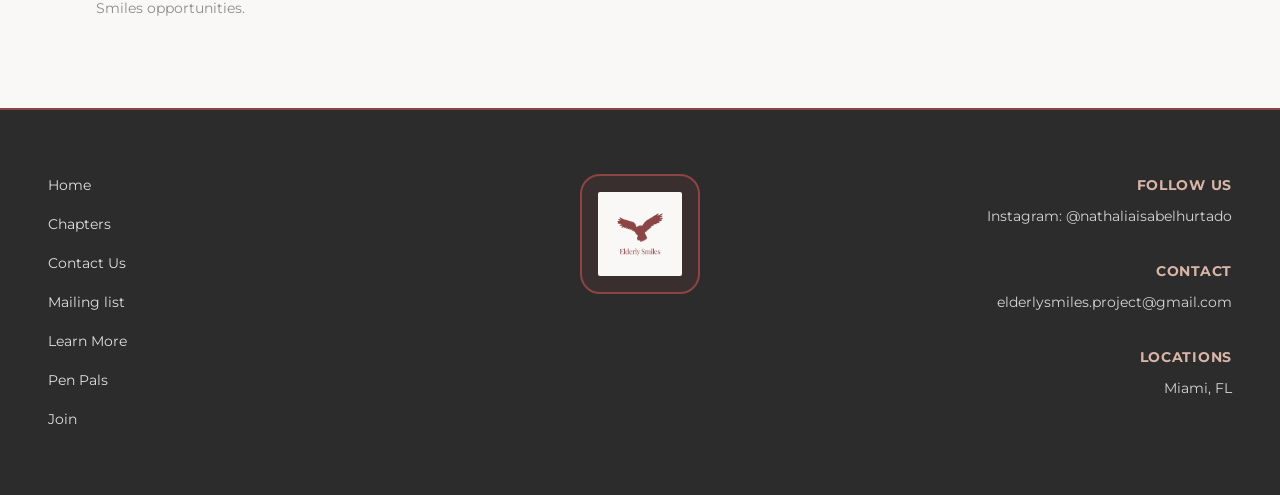
<file: join.html>
<!DOCTYPE html>
<html lang="en">
<head>
  <meta charset="UTF-8" />
  <meta name="viewport" content="width=device-width, initial-scale=1.0" />
  <title>Join the Mission | Elderly Smiles</title>
  <link rel="stylesheet" href="style.css" />
</head>
<body>
  <header class="site-header">
    <img class="site-logo" src="Logos/Elderly Smiles Official LOGO.png" alt="Elderly Smiles logo" />
    <nav class="header-nav">
      <a href="index.html">Home</a>
      <a href="chapters.html">Chapters</a>
      <a href="contact.html">Contact Us</a>
      <a href="mailing-list.html">Mailing list</a>
      <a href="learn-more.html">Learn More</a>
      <a href="pen-pal.html">Pen Pals</a>
      <a class="nav-cta" href="join.html">Join</a>
    </nav>
  </header>
  <main>
    <section class="hero">
      <div class="hero-content">
        <div class="hero-copy">
          <p class="hero-eyebrow">Open Your Wings</p>
          <h1>Join Elderly Smiles in empowering older adults to age with grace and agency.</h1>
          <p>We support healthy routines, meaningful connection, and skill-building so aging becomes a time of capability and elegance.</p>
          <a class="btn btn-primary" href="#join-details">Start joining</a>
        </div>
        <div class="hero-visual">
          <div class="image-holder" >
            <img src="Images/IMG_0544.jpeg" alt="Older adult smiling and connecting with a volunteer" />
          </div>
        </div>
      </div>
    </section>

    <section class="about-section" id="join-details">
      <div class="about-grid">
        <div class="about-copy">
          <p class="about-eyebrow">Become part of the change</p>
          <h2>Support aging as a milestone of empowerment and elegance.</h2>
          <p>From volunteering and hosting activities to sponsoring programs and sharing stories, there are meaningful ways to help older adults stay active, confident, and connected.</p>
          <ul class="newsletter-list">
            <li>Volunteer with seniors through social connection and purposeful activities.</li>
            <li>Help start a chapter that brings local elder support to your community.</li>
            <li>Sponsor wellness, nutrition, and dementia prevention initiatives.</li>
            <li>Share volunteer stories and inspire new intergenerational friendships.</li>
          </ul>
        </div>
        <div class="about-visual">
          <div class="about-image">
            <img src="Images/IMG_7153.jpg" alt="Older adult and volunteer enjoying a shared activity" />
          </div>
        </div>
      </div>
    </section>

    <section class="offerings-section">
      <div class="section-content">
        <p class="section-eyebrow">Ways to get involved</p>
        <h2>Choose the path that fits your time, skills, and passion.</h2>
        <div class="offerings-grid">
          <article class="offering-card">
            <h3>Volunteer</h3>
            <p>Spend time with seniors, help with companionship visits, group programs, and community outreach.</p>
          </article>
          <article class="offering-card">
            <h3>Donate supply</h3>
            <p>Provide nutrition, wellness items, and everyday resources that support older adults’ health and comfort.</p>
          </article>
          <article class="offering-card">
            <h3>Partner</h3>
            <p>Join community partners who help Elderly Smiles deliver dignified elder support and programming.</p>
          </article>
          <article class="offering-card">
            <h3>Share</h3>
            <p>Help grow our impact by sharing Elderly Smiles with neighbors, friends, and local networks.</p>
          </article>
        </div>
      </div>
    </section>

    <section class="extras-section">
      <div class="section-content extras-content">
        <div class="extras-copy">
          <p class="section-eyebrow">Ready to join?</p>
          <h2>Start now with a simple sign-up and welcome call.</h2>
          <p>Complete the form below and our team will connect with you to match your skills and interest with the right opportunity.</p>
        </div>
        <div class="extras-grid">
          <article class="extra-card">
            <h3>Volunteer sign-up</h3>
            <p>Tell us what you care about and how much time you can give each week.</p>
          </article>
          <article class="extra-card">
            <h3>Program support</h3>
            <p>Learn how your support can directly improve our elder care services.</p>
          </article>
          <article class="extra-card">
            <h3>Community outreach</h3>
            <p>Discover local ways to help seniors feel connected and valued.</p>
          </article>
        </div>
      </div>
    </section>

    <section class="offerings-section" id="join-form">
      <div class="section-content">
        <p class="section-eyebrow">Let us know how you'd like to help</p>
        <h2>Share your interest and we’ll reach out with next steps.</h2>
        <form id="join-form" class="newsletter-form" action="https://formspree.io/f/xgojvbez" method="POST">
          <label>
            Full name
            <input type="text" name="name" placeholder="Your name" required />
          </label>
          <label>
            Email address
            <input type="email" name="email" placeholder="you@example.com" required />
          </label>
          <label>
            Phone number
            <input type="tel" name="phone" placeholder="Optional" />
          </label>
          <label>
            I'm interested in
            <select name="interest" required>
              <option value="volunteer">Volunteering</option>
              <option value="donate">Donating</option>
              <option value="partner">Partnering</option>
              <option value="share">Sharing the mission</option>
            </select>
          </label>
          <label>
            Tell us more
            <textarea name="message" placeholder="What motivates you to join?" rows="5"></textarea>
          </label>
          <label class="checkbox-label">
            <input type="checkbox" name="consent" required />
            I agree to be contacted about joining Elderly Smiles and understand I can unsubscribe at any time.
          </label>
          <button class="btn btn-primary" type="submit">Join the mission</button>
        </form>
        <p class="privacy-note">We respect your privacy. Your information is used only to help connect you with Elderly Smiles opportunities.</p>
      </div>
    </section>
  </main>
  <footer class="site-footer">
    <div class="footer-inner">
      <div class="footer-links">
        <a href="index.html">Home</a>
        <a href="chapters.html">Chapters</a>
        <a href="contact.html">Contact Us</a>
        <a href="mailing-list.html">Mailing list</a>
        <a href="learn-more.html">Learn More</a>
        <a href="pen-pal.html">Pen Pals</a>
        <a href="join.html">Join</a>
      </div>
      <div class="footer-center-logo">
        <img class="footer-logo" src="Logos/Elderly Smiles Official LOGO.png" alt="Elderly Smiles logo" />
      </div>
      <div class="footer-info">
        <div class="footer-item">
          <span>Follow us</span>
          <p>Instagram: @nathaliaisabelhurtado</p>
        </div>
        <div class="footer-item">
          <span>Contact</span>
          <p>elderlysmiles.project@gmail.com</p>
        </div>
        <div class="footer-item">
          <span>Locations</span>
          <p>Miami, FL</p>
        </div>
      </div>
    </div>
  </footer>
  <script>
    document.addEventListener('DOMContentLoaded', function () {
      var joinForm = document.getElementById('join-form');
      if (!joinForm) return;

      joinForm.addEventListener('submit', function (event) {
        // Let the form submit normally to Formspree
        // Show a confirmation message
        setTimeout(function () {
          alert('Thank you for your interest! We\'ll be in touch soon.');
        }, 100);
      });
    });
  </script>
</body>
</html>
</file>
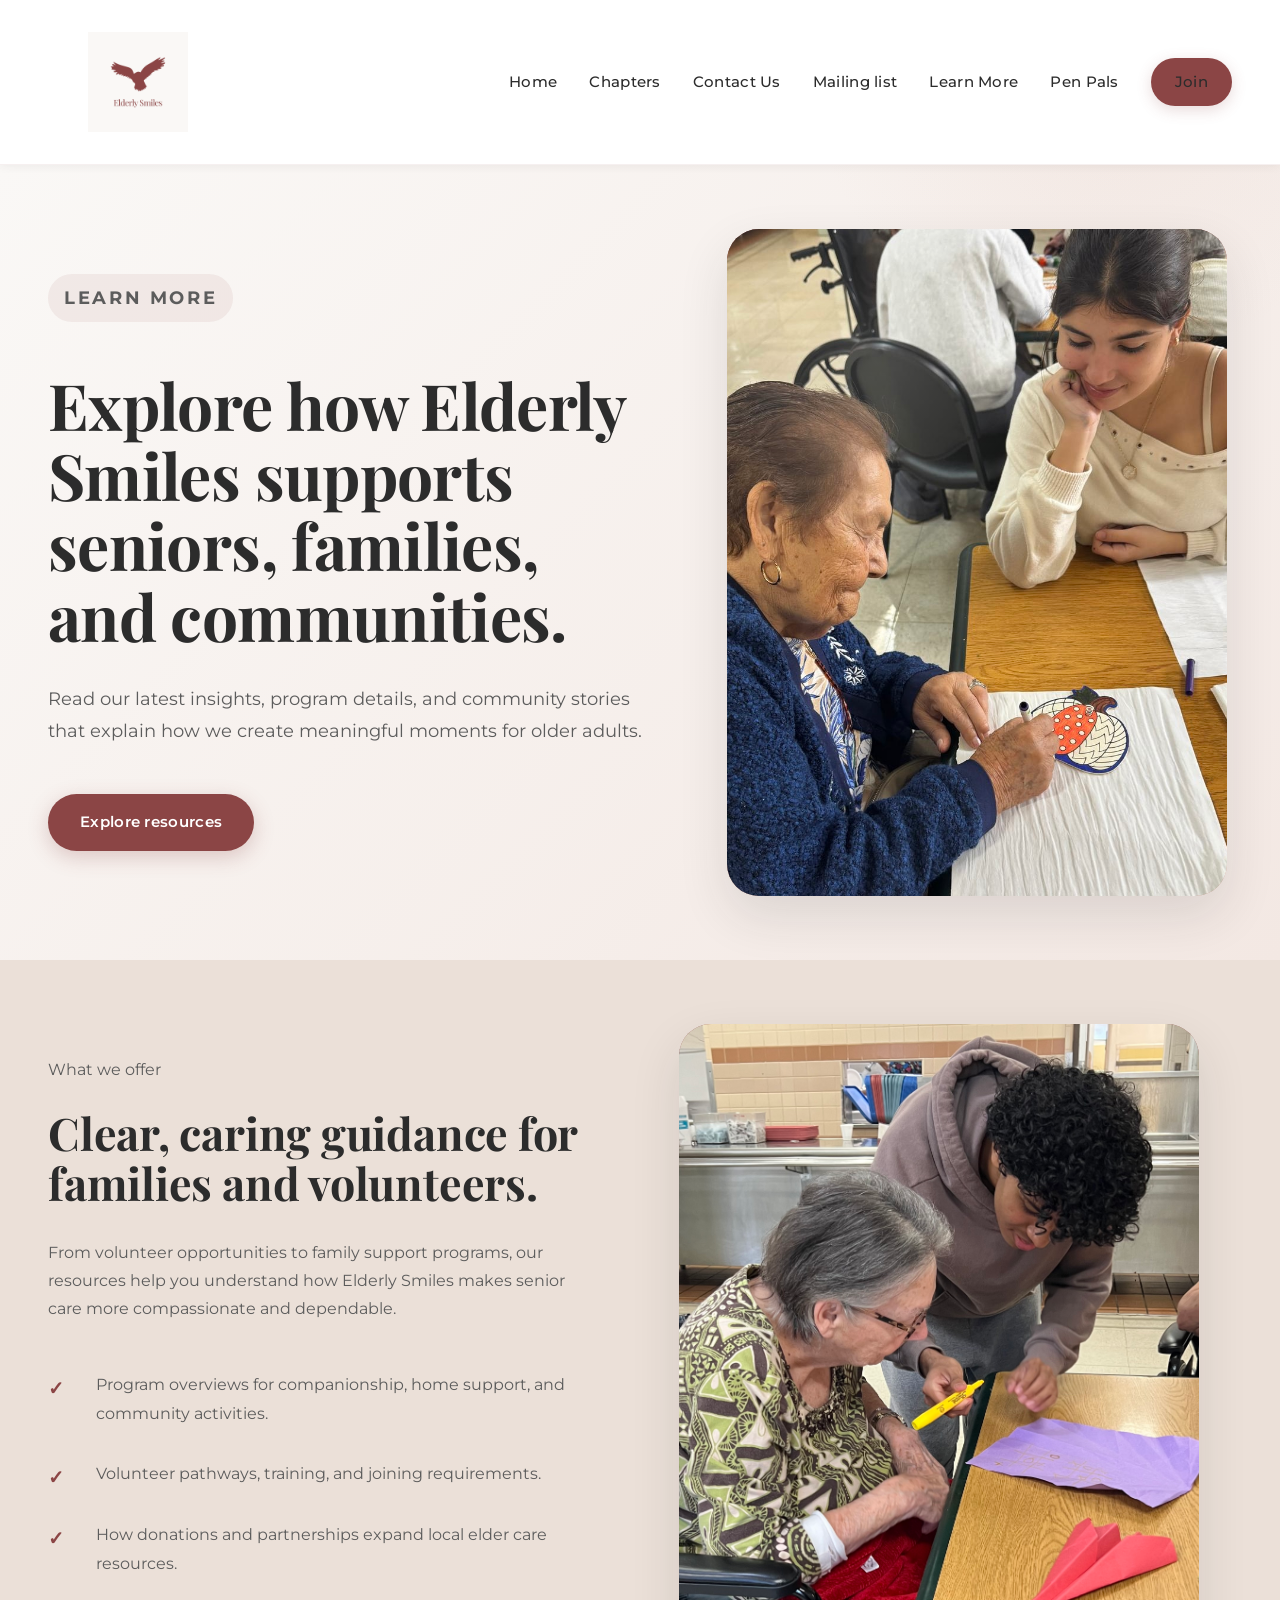
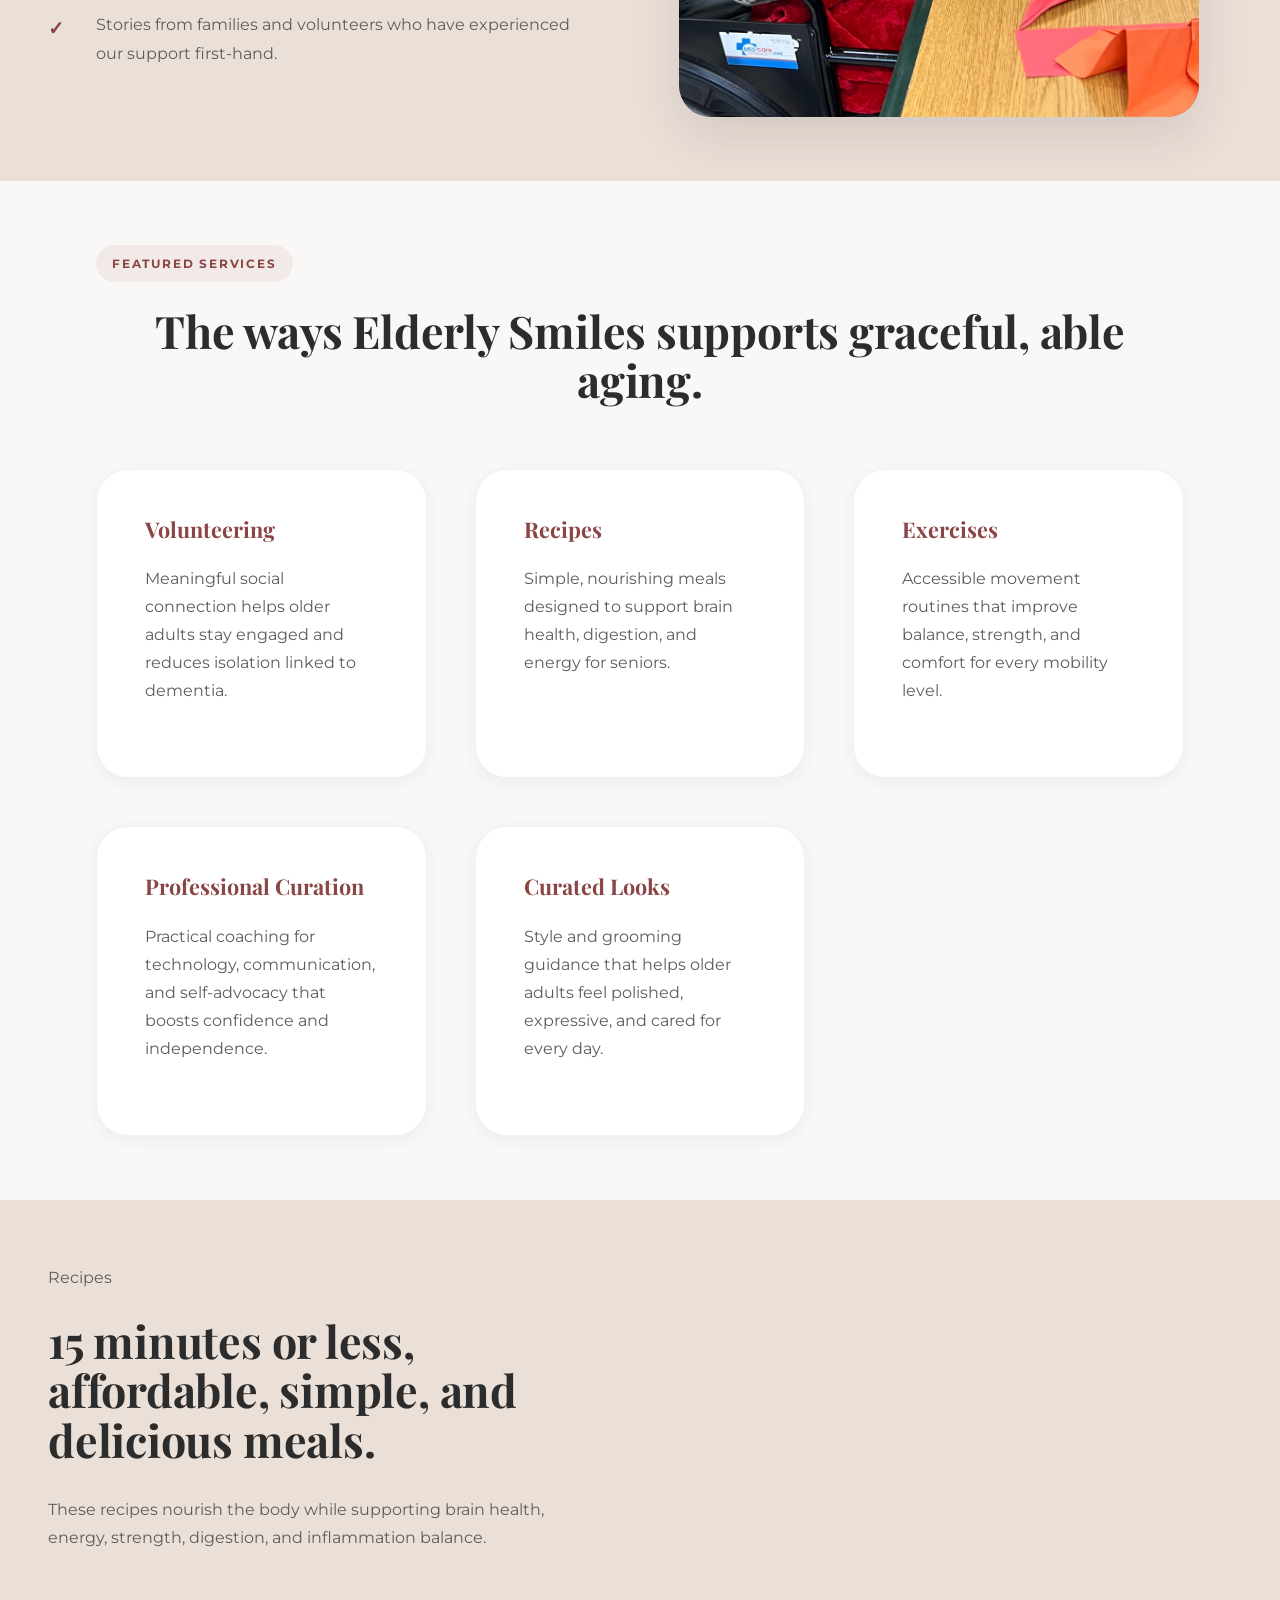
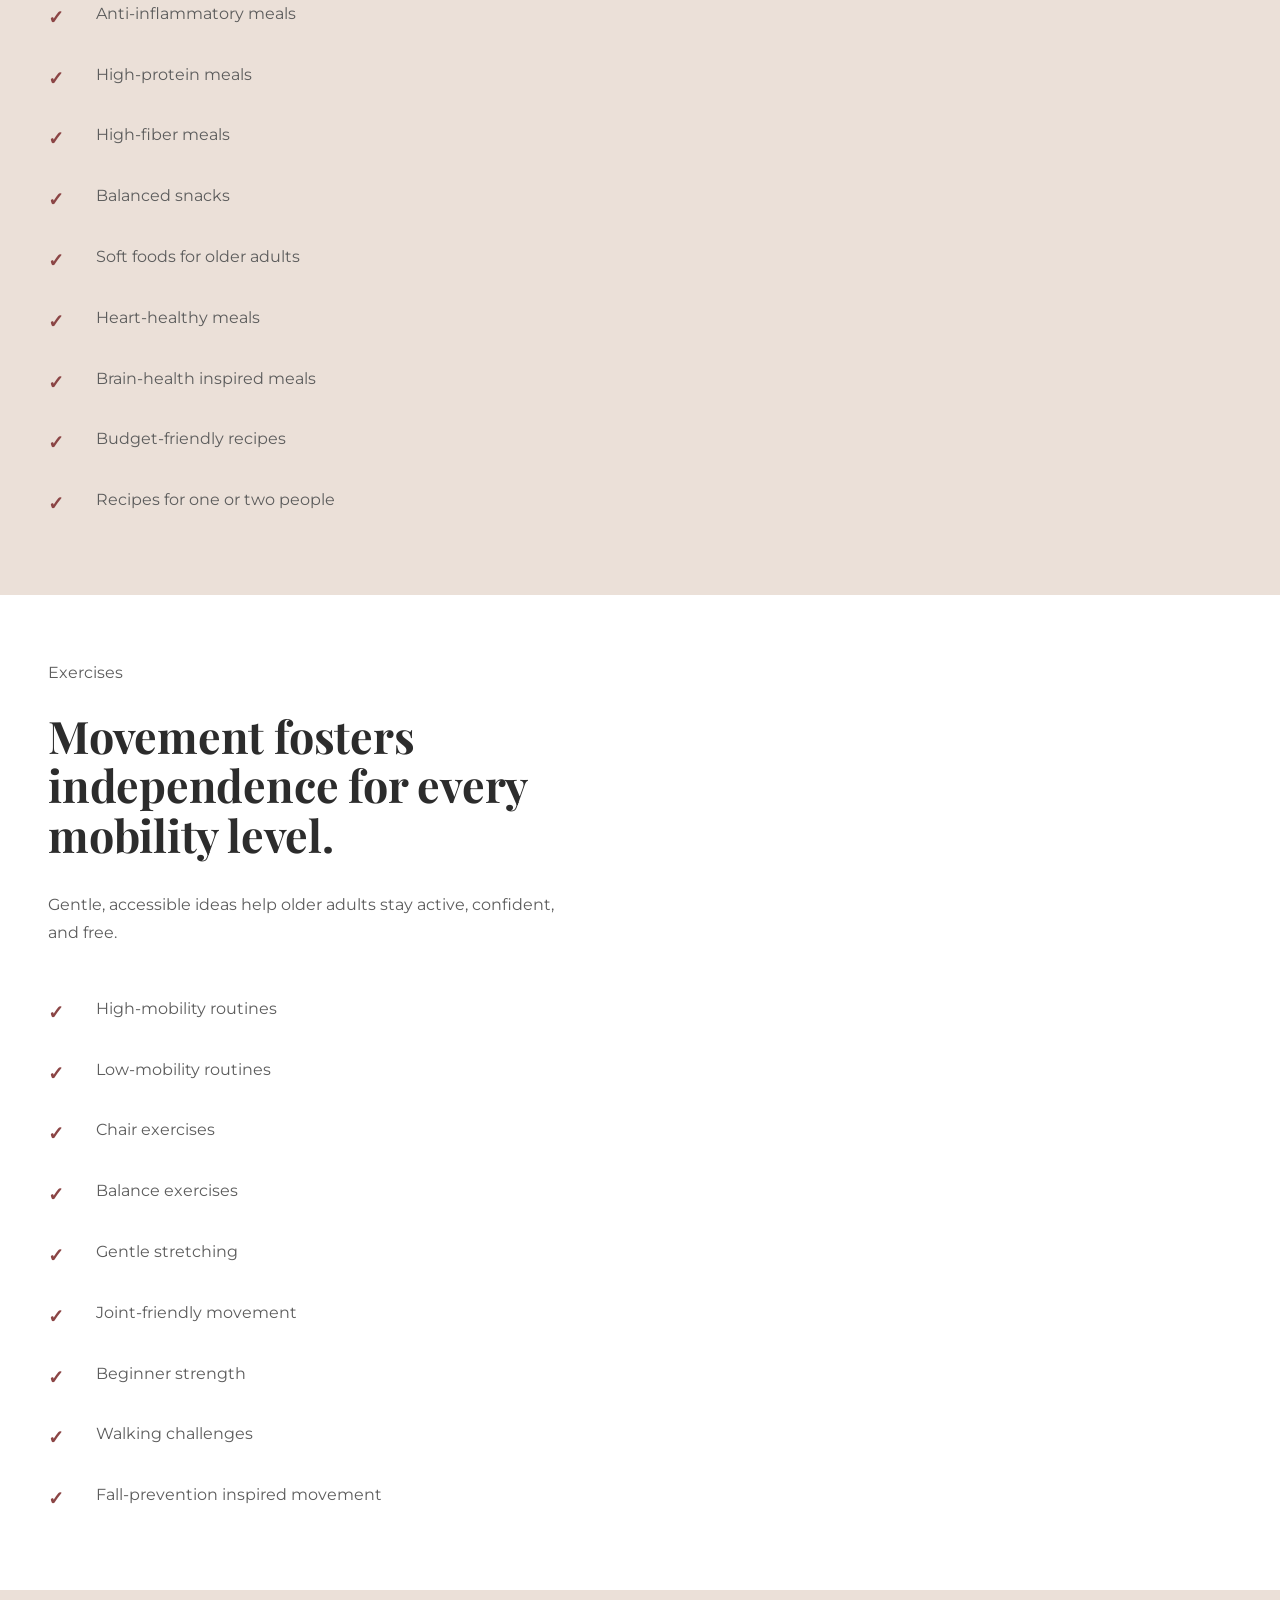
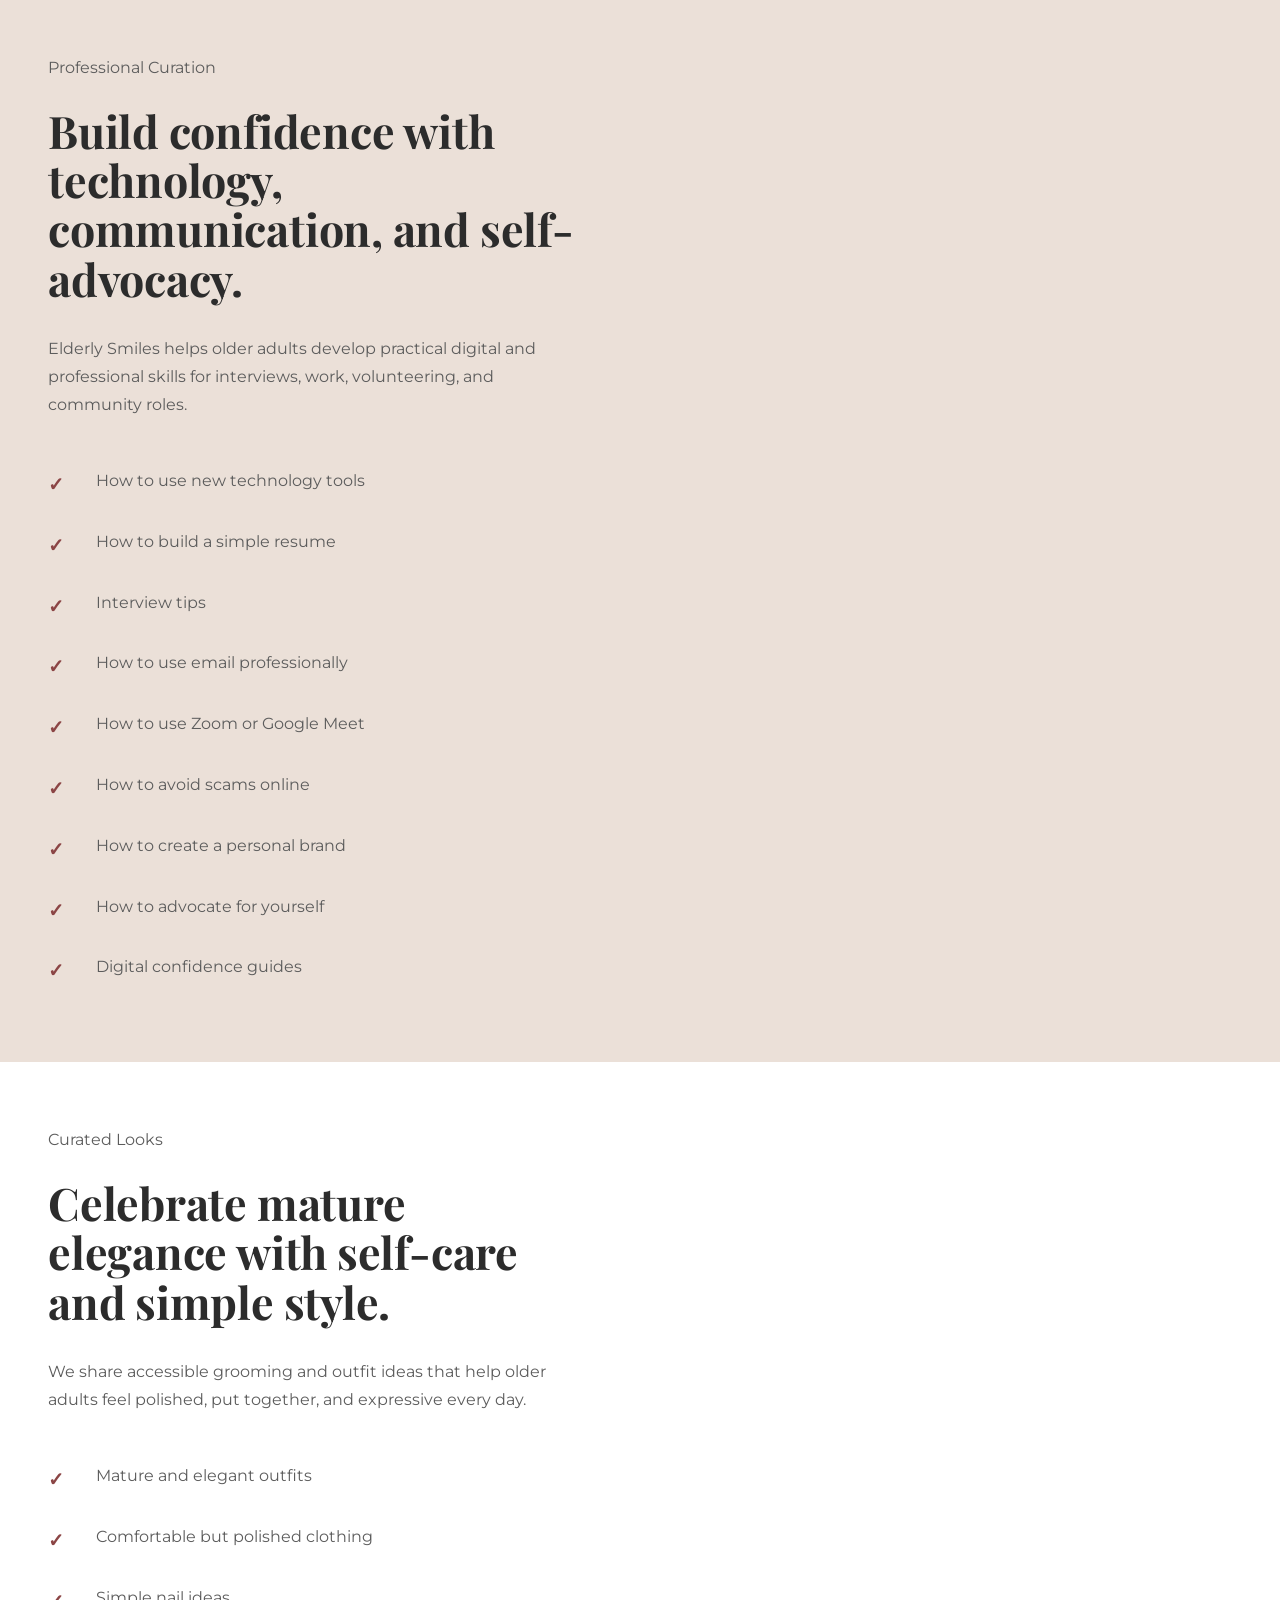
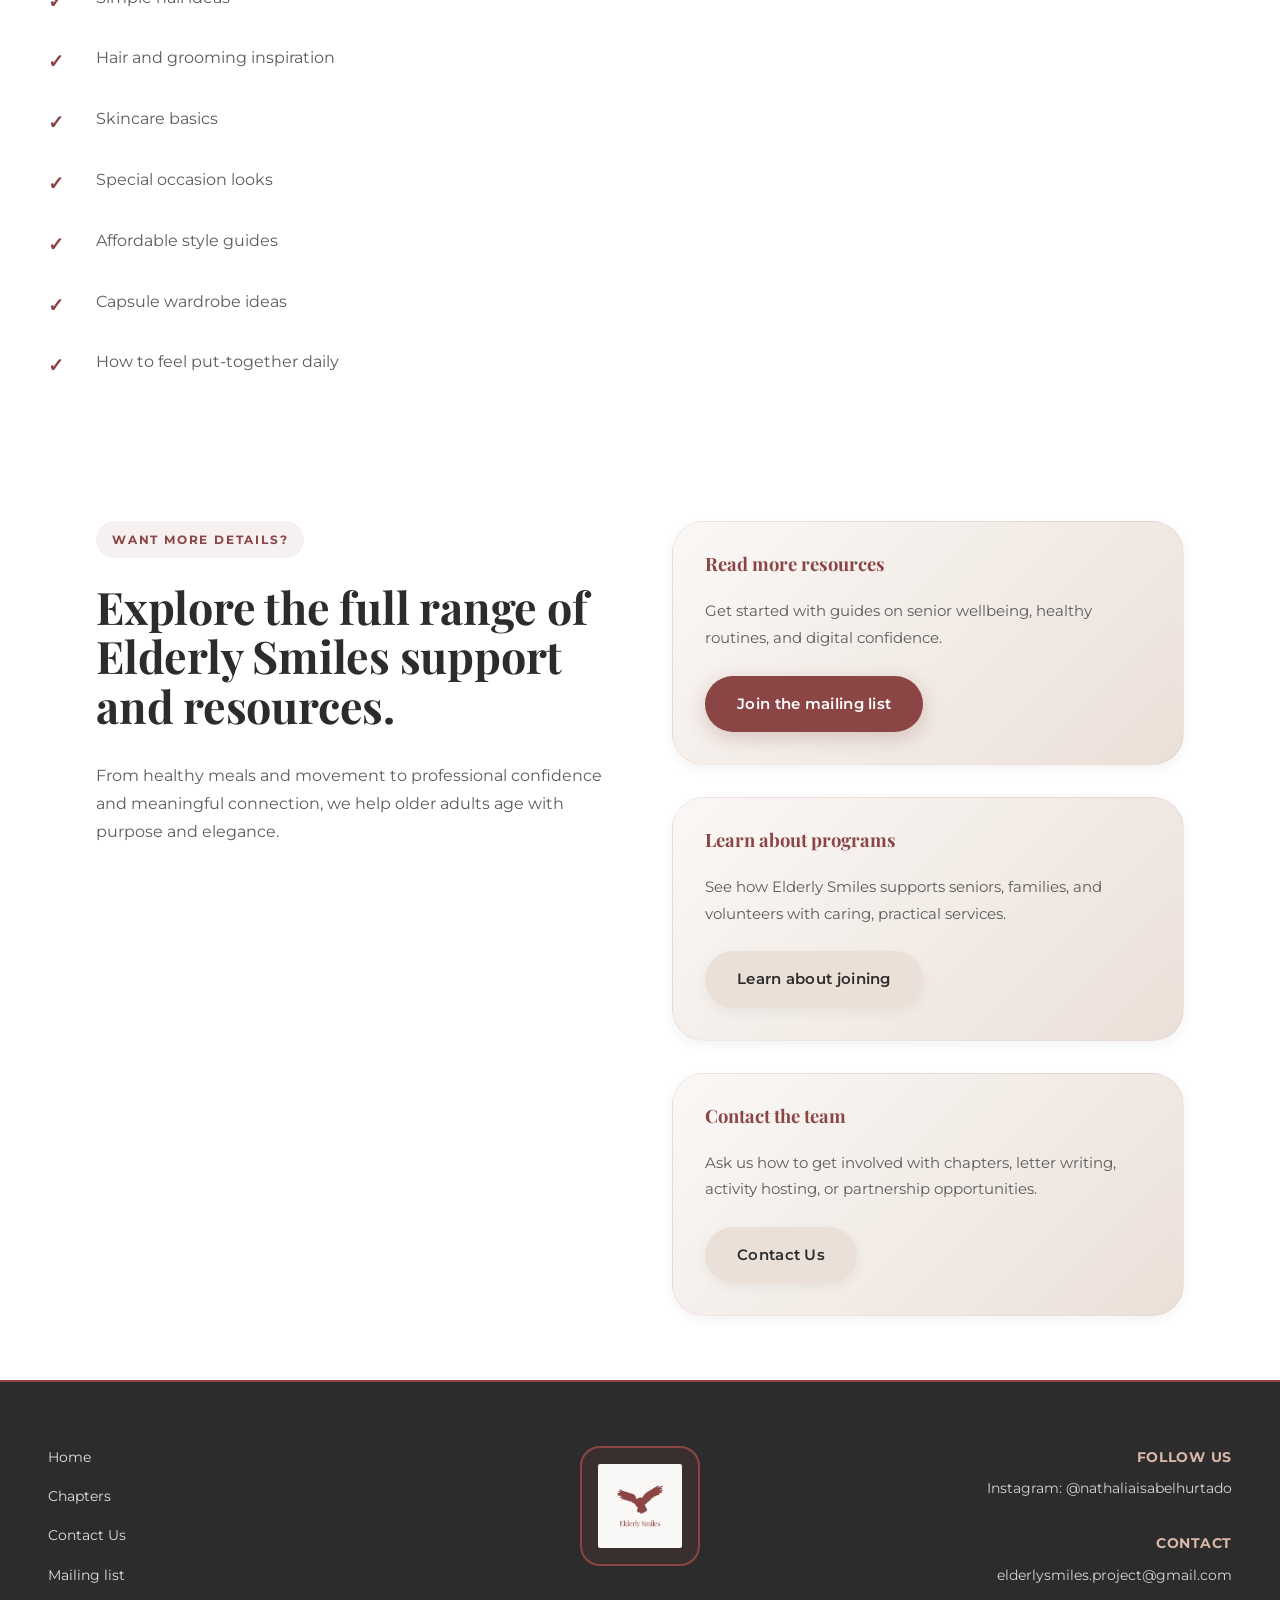
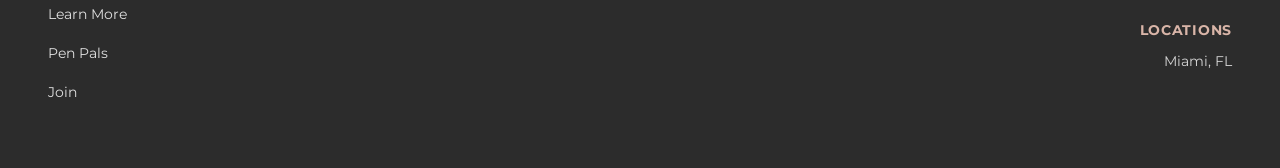
<file: learn-more.html>
<!DOCTYPE html>
<html lang="en">
<head>
  <meta charset="UTF-8" />
  <meta name="viewport" content="width=device-width, initial-scale=1.0" />
  <title>Learn More | Elderly Smiles</title>
  <link rel="stylesheet" href="style.css" />
</head>
<body>
  <header class="site-header">
    <img class="site-logo" src="Logos/Elderly Smiles Official LOGO.png" alt="Elderly Smiles logo" />
    <nav class="header-nav">
      <a href="index.html">Home</a>
      <a href="chapters.html">Chapters</a>
      <a href="contact.html">Contact Us</a>
      <a href="mailing-list.html">Mailing list</a>
      <a href="learn-more.html">Learn More</a>
      <a href="pen-pal.html">Pen Pals</a>
      <a class="nav-cta" href="join.html">Join</a>
    </nav>
  </header>
  <main>
    <section class="hero">
      <div class="hero-content">
        <div class="hero-copy">
          <p class="hero-eyebrow">Learn more</p>
          <h1>Explore how Elderly Smiles supports seniors, families, and communities.</h1>
          <p>Read our latest insights, program details, and community stories that explain how we create meaningful moments for older adults.</p>
          <a class="btn btn-primary" href="#resources">Explore resources</a>
        </div>
        <div class="hero-visual">
          <div class="image-holder" >
            <img src="Images/50493329-9a84-4f77-8115-9b538fdbed6c.jpg" alt="Older adult and volunteer sharing a moment together" />
          </div>
        </div>
      </div>
    </section>

    <section class="about-section" id="resources">
      <div class="about-grid">
        <div class="about-copy">
          <p class="about-eyebrow">What we offer</p>
          <h2>Clear, caring guidance for families and volunteers.</h2>
          <p>From volunteer opportunities to family support programs, our resources help you understand how Elderly Smiles makes senior care more compassionate and dependable.</p>
          <ul class="newsletter-list">
            <li>Program overviews for companionship, home support, and community activities.</li>
            <li>Volunteer pathways, training, and joining requirements.</li>
            <li>How donations and partnerships expand local elder care resources.</li>
            <li>Stories from families and volunteers who have experienced our support first-hand.</li>
          </ul>
        </div>
        <div class="about-visual">
          <div class="about-image" >
            <img src="Images/IMG_0552.jpeg" alt="Older adult and volunteer sharing a moment together" />
          </div>
        </div>
      </div>
    </section>

    <section class="offerings-section">
      <div class="section-content">
        <p class="section-eyebrow">Featured services</p>
        <h2>The ways Elderly Smiles supports graceful, able aging.</h2>
        <div class="offerings-grid">
          <a class="offering-card" href="#resources">
            <h3>Volunteering</h3>
            <p>Meaningful social connection helps older adults stay engaged and reduces isolation linked to dementia.</p>
          </a>
          <a class="offering-card" href="#recipes">
            <h3>Recipes</h3>
            <p>Simple, nourishing meals designed to support brain health, digestion, and energy for seniors.</p>
          </a>
          <a class="offering-card" href="#exercises">
            <h3>Exercises</h3>
            <p>Accessible movement routines that improve balance, strength, and comfort for every mobility level.</p>
          </a>
          <a class="offering-card" href="#professional-curation">
            <h3>Professional Curation</h3>
            <p>Practical coaching for technology, communication, and self-advocacy that boosts confidence and independence.</p>
          </a>
          <a class="offering-card" href="#curated-looks">
            <h3>Curated Looks</h3>
            <p>Style and grooming guidance that helps older adults feel polished, expressive, and cared for every day.</p>
          </a>
        </div>
      </div>
    </section>

    <section class="about-section" id="recipes">
      <div class="about-grid">
        <div class="about-copy">
          <p class="about-eyebrow">Recipes</p>
          <h2>15 minutes or less, affordable, simple, and delicious meals.</h2>
          <p>These recipes nourish the body while supporting brain health, energy, strength, digestion, and inflammation balance.</p>
          <ul class="newsletter-list">
            <li>Anti-inflammatory meals</li>
            <li>High-protein meals</li>
            <li>High-fiber meals</li>
            <li>Balanced snacks</li>
            <li>Soft foods for older adults</li>
            <li>Heart-healthy meals</li>
            <li>Brain-health inspired meals</li>
            <li>Budget-friendly recipes</li>
            <li>Recipes for one or two people</li>
          </ul>
        </div>
      </div>
    </section>

    <section class="about-section" id="exercises">
      <div class="about-grid">
        <div class="about-copy">
          <p class="about-eyebrow">Exercises</p>
          <h2>Movement fosters independence for every mobility level.</h2>
          <p>Gentle, accessible ideas help older adults stay active, confident, and free.</p>
          <ul class="newsletter-list">
            <li>High-mobility routines</li>
            <li>Low-mobility routines</li>
            <li>Chair exercises</li>
            <li>Balance exercises</li>
            <li>Gentle stretching</li>
            <li>Joint-friendly movement</li>
            <li>Beginner strength</li>
            <li>Walking challenges</li>
            <li>Fall-prevention inspired movement</li>
          </ul>
        </div>
      </div>
    </section>

    <section class="about-section" id="professional-curation">
      <div class="about-grid">
        <div class="about-copy">
          <p class="about-eyebrow">Professional Curation</p>
          <h2>Build confidence with technology, communication, and self-advocacy.</h2>
          <p>Elderly Smiles helps older adults develop practical digital and professional skills for interviews, work, volunteering, and community roles.</p>
          <ul class="newsletter-list">
            <li>How to use new technology tools</li>
            <li>How to build a simple resume</li>
            <li>Interview tips</li>
            <li>How to use email professionally</li>
            <li>How to use Zoom or Google Meet</li>
            <li>How to avoid scams online</li>
            <li>How to create a personal brand</li>
            <li>How to advocate for yourself</li>
            <li>Digital confidence guides</li>
          </ul>
        </div>
      </div>
    </section>

    <section class="about-section" id="curated-looks">
      <div class="about-grid">
        <div class="about-copy">
          <p class="about-eyebrow">Curated Looks</p>
          <h2>Celebrate mature elegance with self-care and simple style.</h2>
          <p>We share accessible grooming and outfit ideas that help older adults feel polished, put together, and expressive every day.</p>
          <ul class="newsletter-list">
            <li>Mature and elegant outfits</li>
            <li>Comfortable but polished clothing</li>
            <li>Simple nail ideas</li>
            <li>Hair and grooming inspiration</li>
            <li>Skincare basics</li>
            <li>Special occasion looks</li>
            <li>Affordable style guides</li>
            <li>Capsule wardrobe ideas</li>
            <li>How to feel put-together daily</li>
          </ul>
        </div>
      </div>
    </section>

    <section class="extras-section">
      <div class="section-content extras-content">
        <div class="extras-copy">
          <p class="section-eyebrow">Want more details?</p>
          <h2>Explore the full range of Elderly Smiles support and resources.</h2>
          <p>From healthy meals and movement to professional confidence and meaningful connection, we help older adults age with purpose and elegance.</p>
        </div>
        <div class="extras-grid">
          <article class="extra-card extra-newsletter">
            <h3>Read more resources</h3>
            <p>Get started with guides on senior wellbeing, healthy routines, and digital confidence.</p>
            <a class="btn btn-primary" href="mailing-list.html">Join the mailing list</a>
          </article>
          <article class="extra-card extra-blog">
            <h3>Learn about programs</h3>
            <p>See how Elderly Smiles supports seniors, families, and volunteers with caring, practical services.</p>
            <a class="btn btn-secondary" href="join.html">Learn about joining</a>
          </article>
          <article class="extra-card extra-support">
            <h3>Contact the team</h3>
            <p>Ask us how to get involved with chapters, letter writing, activity hosting, or partnership opportunities.</p>
            <a class="btn btn-secondary" href="contact.html">Contact Us</a>
          </article>
        </div>
      </div>
    </section>
  </main>
  <footer class="site-footer">
    <div class="footer-inner">
      <div class="footer-links">
        <a href="index.html">Home</a>
        <a href="chapters.html">Chapters</a>
        <a href="contact.html">Contact Us</a>
        <a href="mailing-list.html">Mailing list</a>
        <a href="learn-more.html">Learn More</a>
        <a href="pen-pal.html">Pen Pals</a>
        <a href="join.html">Join</a>
      </div>
      <div class="footer-center-logo">
        <img class="footer-logo" src="Logos/Elderly Smiles Official LOGO.png" alt="Elderly Smiles logo" />
      </div>
      <div class="footer-info">
        <div class="footer-item">
          <span>Follow us</span>
          <p>Instagram: @nathaliaisabelhurtado</p>
        </div>
        <div class="footer-item">
          <span>Contact</span>
          <p>elderlysmiles.project@gmail.com</p>
        </div>
        <div class="footer-item">
          <span>Locations</span>
          <p>Miami, FL</p>
        </div>
      </div>
    </div>
  </footer>
</body>
</html>
</file>
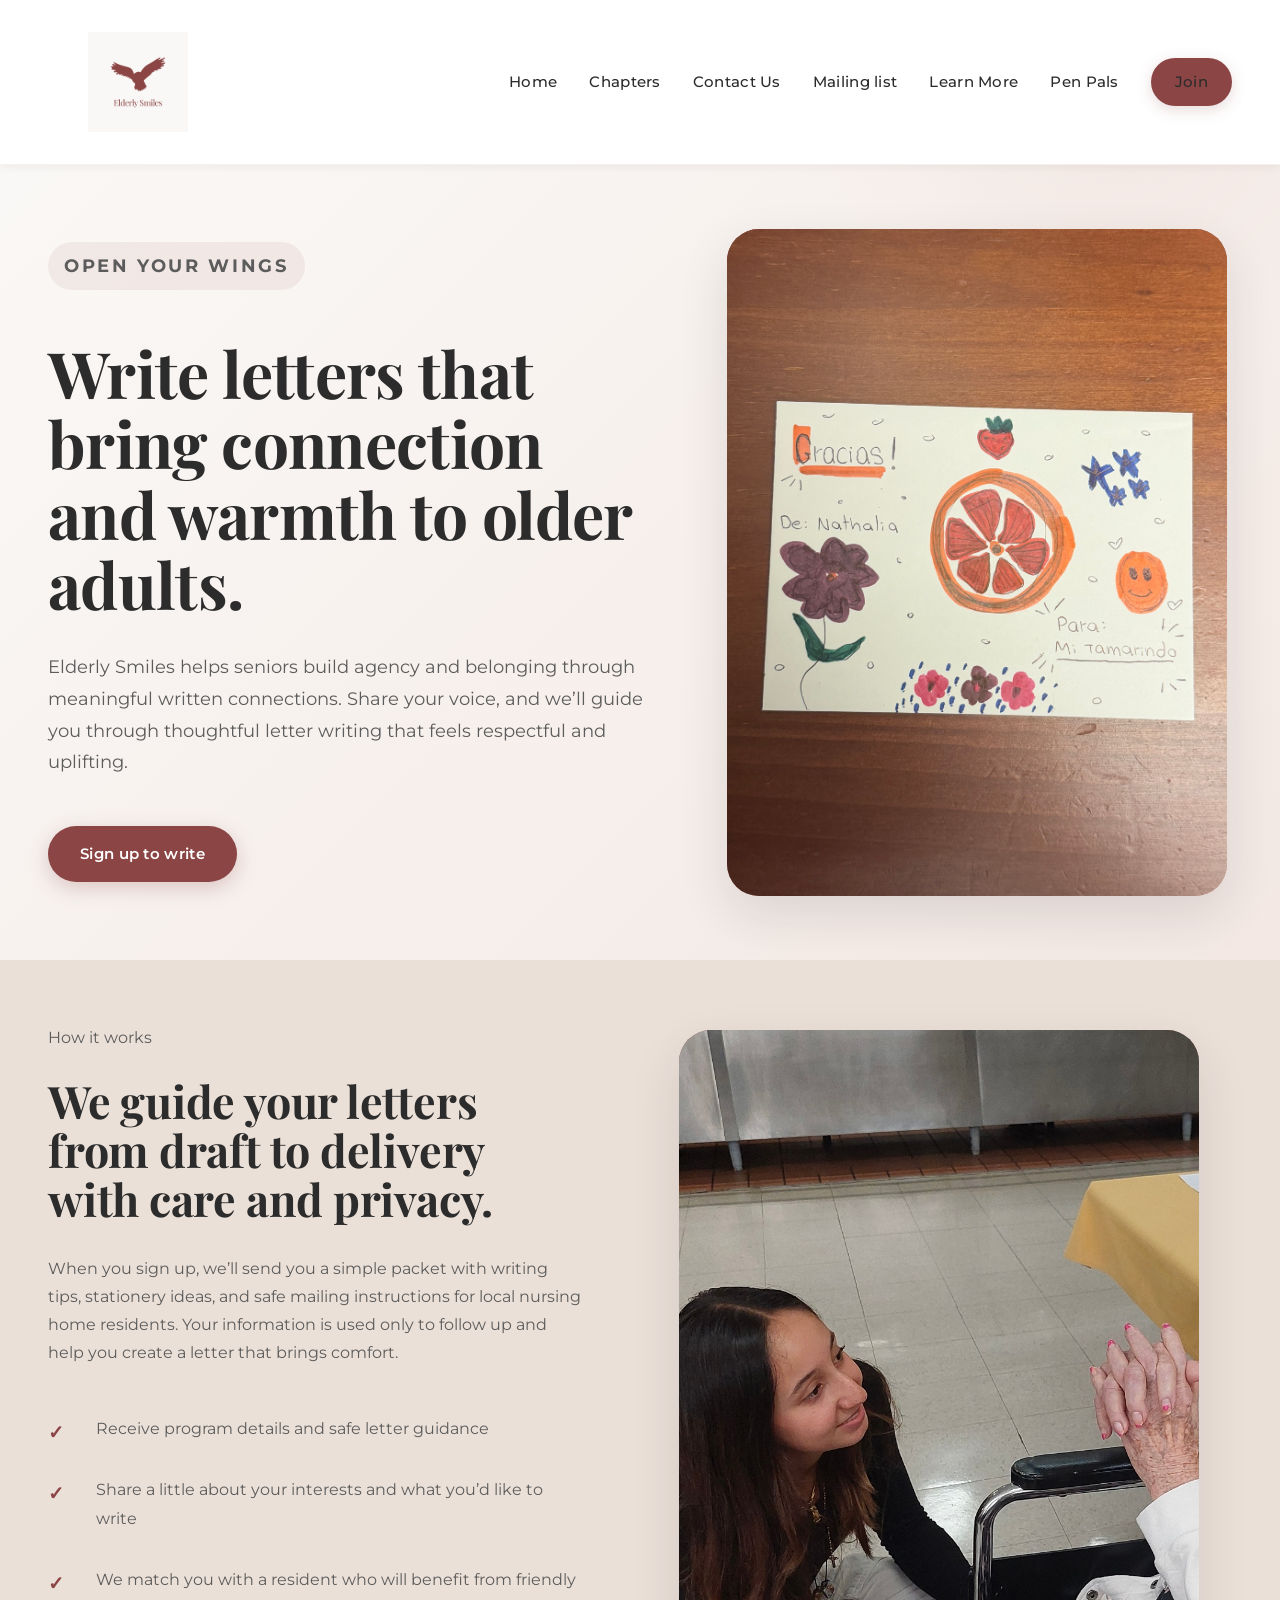
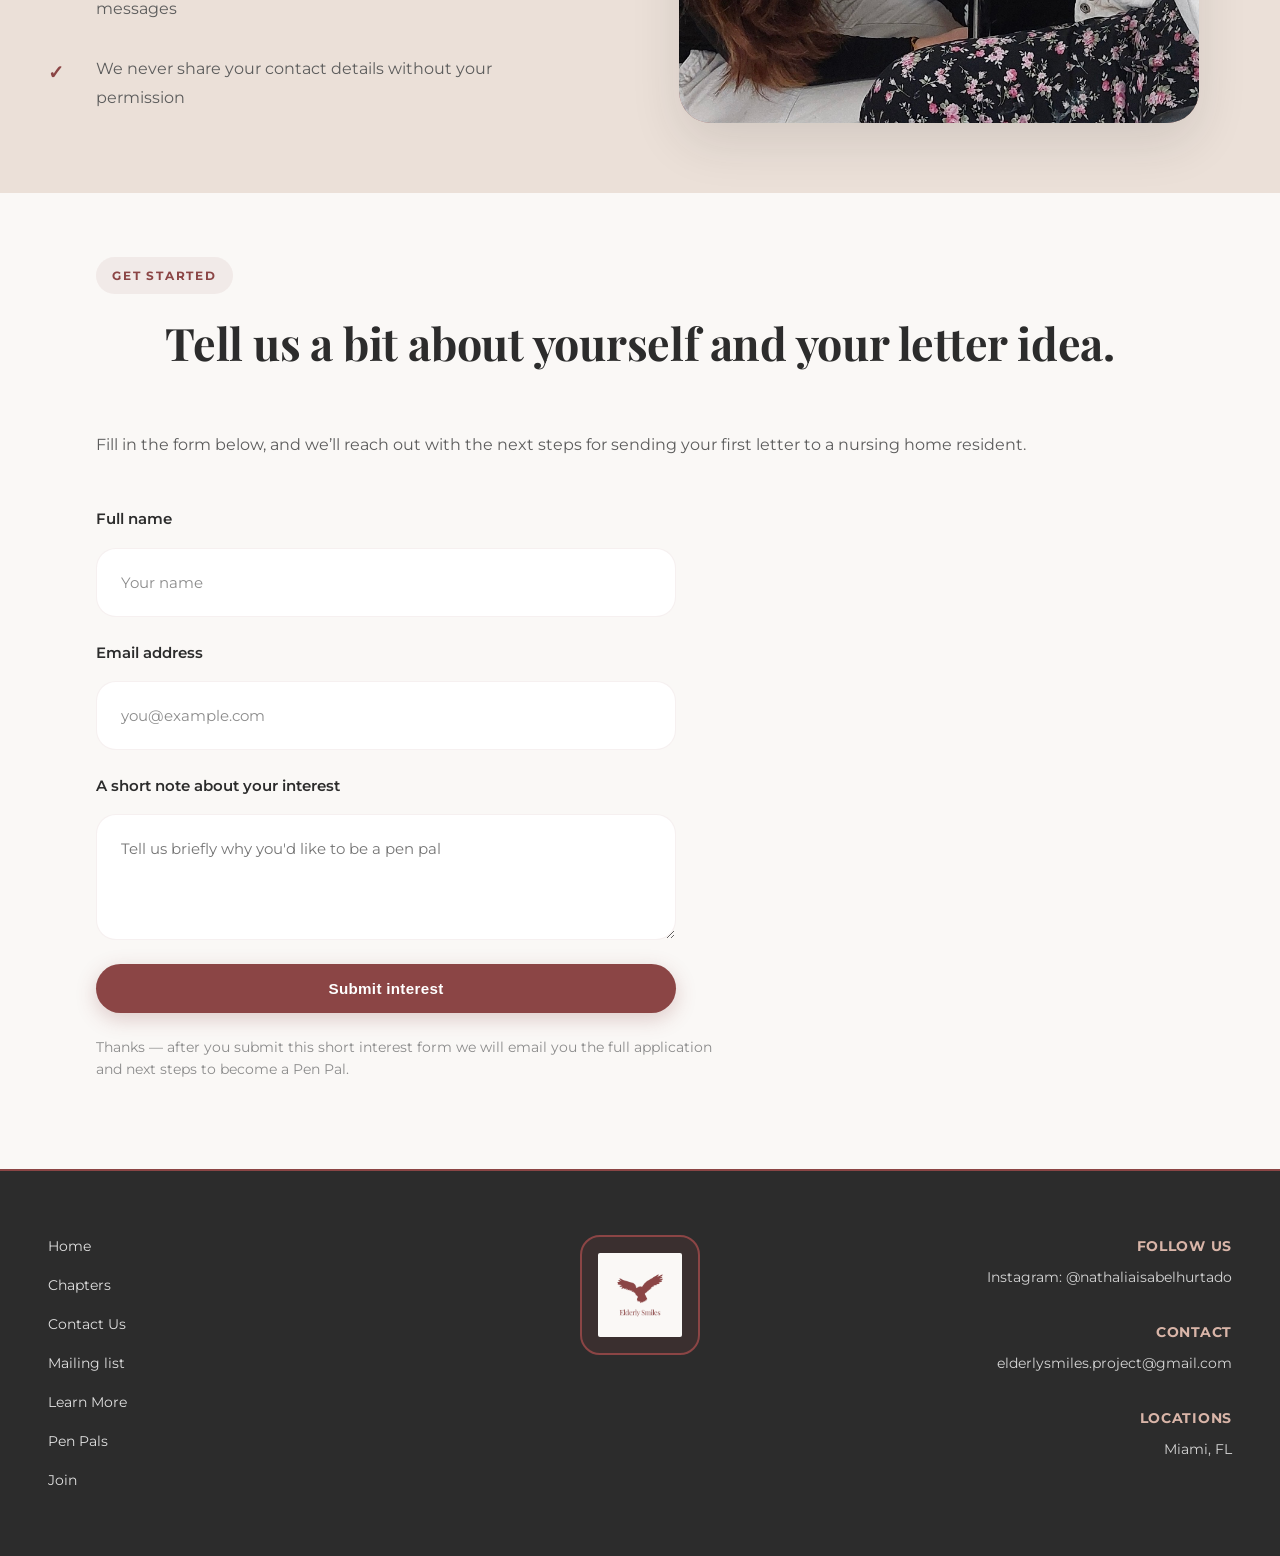
<file: pen-pal.html>
<!DOCTYPE html>
<html lang="en">
<head>
  <meta charset="UTF-8" />
  <meta name="viewport" content="width=device-width, initial-scale=1.0" />
  <title>Pen Pal Program | Elderly Smiles</title>
  <link rel="stylesheet" href="style.css" />
</head>
<body>
  <header class="site-header">
    <img class="site-logo" src="Logos/Elderly Smiles Official LOGO.png" alt="Elderly Smiles logo" />
    <nav class="header-nav">
      <a href="index.html">Home</a>
      <a href="chapters.html">Chapters</a>
      <a href="contact.html">Contact Us</a>
      <a href="mailing-list.html">Mailing list</a>
      <a href="learn-more.html">Learn More</a>
      <a href="pen-pal.html">Pen Pals</a>
      <a class="nav-cta" href="join.html">Join</a>
    </nav>
  </header>

  <main>
    <section class="hero">
      <div class="hero-content">
        <div class="hero-copy">
          <p class="hero-eyebrow">Open Your Wings</p>
          <h1>Write letters that bring connection and warmth to older adults.</h1>
          <p>Elderly Smiles helps seniors build agency and belonging through meaningful written connections. Share your voice, and we’ll guide you through thoughtful letter writing that feels respectful and uplifting.</p>
          <a class="btn btn-primary" href="#penpal-form">Sign up to write</a>
        </div>
        <div class="hero-visual">
          <div class="image-holder">
            <img src="Images/IMG_1780.jpg" alt="Older adult writing a letter" />
          </div>
        </div>
      </div>
    </section>

    <section class="about-section" id="penpal-details">
      <div class="about-grid">
        <div class="about-copy">
          <p class="about-eyebrow">How it works</p>
          <h2>We guide your letters from draft to delivery with care and privacy.</h2>
          <p>When you sign up, we’ll send you a simple packet with writing tips, stationery ideas, and safe mailing instructions for local nursing home residents. Your information is used only to follow up and help you create a letter that brings comfort.</p>
          <ul class="newsletter-list">
            <li>Receive program details and safe letter guidance</li>
            <li>Share a little about your interests and what you’d like to write</li>
            <li>We match you with a resident who will benefit from friendly messages</li>
            <li>We never share your contact details without your permission</li>
          </ul>
        </div>
        <div class="about-visual">
          <div class="about-image">
            <img src="Images/Resized_20250209_104518_1739144468242.jpg" alt="Older adult reading a letter" />
          </div>
        </div>
      </div>
    </section>

    <section class="offerings-section" id="penpal-form">
      <div class="section-content">
        <p class="section-eyebrow">Get started</p>
        <h2>Tell us a bit about yourself and your letter idea.</h2>
        <p>Fill in the form below, and we’ll reach out with the next steps for sending your first letter to a nursing home resident.</p>
        <form id="penpal-form" class="newsletter-form" action="https://formspree.io/f/xgojvbez" method="POST">
          <label>
            Full name
            <input type="text" name="name" placeholder="Your name" required />
          </label>
          <label>
            Email address
            <input type="email" name="email" placeholder="you@example.com" required />
          </label>
          <label>
            A short note about your interest
            <textarea name="interest_note" placeholder="Tell us briefly why you'd like to be a pen pal" rows="4" required></textarea>
          </label>
          <button class="btn btn-primary" type="submit">Submit interest</button>
        </form>
        <p class="privacy-note">Thanks — after you submit this short interest form we will email you the full application and next steps to become a Pen Pal.</p>
      </div>
    </section>

    <!-- Testimonials removed on non-home pages -->
  </main>

  <script>
    document.addEventListener('DOMContentLoaded', function () {
      var penpalForm = document.getElementById('penpal-form');
      if (!penpalForm) return;

      penpalForm.addEventListener('submit', function (event) {
        // Let the form submit normally to Formspree
        // Show a confirmation message
        setTimeout(function () {
          alert('Thank you! Your interest has been saved. We\'ll send you the full application soon.');
        }, 100);
      });
    });
  </script>

  <footer class="site-footer">
    <div class="footer-inner">
      <div class="footer-links">
        <a href="index.html">Home</a>
        <a href="chapters.html">Chapters</a>
        <a href="contact.html">Contact Us</a>
        <a href="mailing-list.html">Mailing list</a>
        <a href="learn-more.html">Learn More</a>
        <a href="pen-pal.html">Pen Pals</a>
        <a href="join.html">Join</a>
      </div>
      <div class="footer-center-logo">
        <img class="footer-logo" src="Logos/Elderly Smiles Official LOGO.png" alt="Elderly Smiles logo" />
      </div>
      <div class="footer-info">
        <div class="footer-item">
          <span>Follow us</span>
          <p>Instagram: @nathaliaisabelhurtado</p>
        </div>
        <div class="footer-item">
          <span>Contact</span>
          <p>elderlysmiles.project@gmail.com</p>
        </div>
        <div class="footer-item">
          <span>Locations</span>
          <p>Miami, FL</p>
        </div>
      </div>
    </div>
  </footer>
</body>
</html>
</file>
<file: style.css>
/* ===========================
   WARM EDITORIAL AESTHETIC REDESIGN
   Luxury Coaching/Wellness Brand
   =========================== */

/* Self-hosted fonts */
@font-face {
  font-family: 'Montserrat';
  src: url('fonts/Montserrat[wght].ttf') format('truetype');
  font-weight: 100 900;
  font-style: normal;
}

@font-face {
  font-family: 'Montserrat';
  src: url('fonts/Montserrat-Italic[wght].ttf') format('truetype');
  font-weight: 100 900;
  font-style: italic;
}

@font-face {
  font-family: 'Playfair Display';
  src: url('fonts/PlayfairDisplay[wght].ttf') format('truetype');
  font-weight: 100 900;
  font-style: normal;
}

@font-face {
  font-family: 'Playfair Display';
  src: url('fonts/PlayfairDisplay-Italic[wght].ttf') format('truetype');
  font-weight: 100 900;
  font-style: italic;
}

/* ===========================
   COLOR PALETTE & DESIGN TOKENS
   Warm editorial, luxury aesthetic
   =========================== */
:root {
  /* Background colors */
  --bg-cream: #FAF8F6;
  --bg-blush: #F3E8E3;
  --bg-taupe: #EBE0D8;
  --bg-white: #FFFFFF;
  
  /* Accent colors */
  --accent-burgundy: #8B4545;
  --accent-burgundy-dark: #6B2C2C;
  --accent-burgundy-light: #A85C5C;
  --accent-blush: #D9B5A8;
  --accent-rose: #C89A8A;
  
  /* Text colors */
  --text-dark: #2C2C2C;
  --text-muted: #5C5C5C;
  --text-light: #FFFFFF;
  --text-light-gray: #8C8C8C;
  
  /* Functional colors */
  --shadow-light: rgba(44, 44, 44, 0.06);
  --shadow-medium: rgba(44, 44, 44, 0.12);
  --border-color: rgba(139, 69, 69, 0.08);
  
  /* Spacing */
  --spacing-xs: 0.5rem;
  --spacing-sm: 1rem;
  --spacing-md: 1.5rem;
  --spacing-lg: 2rem;
  --spacing-xl: 3rem;
  --spacing-2xl: 4rem;
  
  /* Border radius */
  --radius-sm: 12px;
  --radius-md: 20px;
  --radius-lg: 32px;
  --radius-full: 999px;
  
  /* Transitions */
  --transition: all 0.3s cubic-bezier(0.4, 0, 0.2, 1);
}

/* ===========================
   RESET & BASE STYLES
   =========================== */
* {
  box-sizing: border-box;
  margin: 0;
  padding: 0;
}

html {
  scroll-behavior: smooth;
}

body {
  font-family: 'Montserrat', -apple-system, BlinkMacSystemFont, 'Segoe UI', sans-serif;
  font-size: 1rem;
  line-height: 1.6;
  color: var(--text-dark);
  background: var(--bg-cream);
  min-height: 100vh;
  width: 100%;
}

/* Strong editorial serif headings */
h1, h2, h3, h4, h5, h6 {
  font-family: 'Playfair Display', Georgia, 'Times New Roman', serif;
  font-weight: 700;
  line-height: 1.1;
  color: var(--text-dark);
}

h1 {
  font-size: clamp(2.5rem, 5vw, 4rem);
  letter-spacing: -0.01em;
  margin-bottom: var(--spacing-lg);
}

h2 {
  font-size: clamp(2rem, 3.5vw, 3.25rem);
  letter-spacing: -0.005em;
  margin-bottom: var(--spacing-md);
}

h3 {
  font-size: 1.5rem;
  margin-bottom: var(--spacing-sm);
}

p {
  margin-bottom: var(--spacing-md);
  line-height: 1.75;
  color: var(--text-muted);
}

a {
  color: var(--accent-burgundy);
  text-decoration: none;
  transition: var(--transition);
}

a:hover {
  color: var(--accent-burgundy-light);
}

/* ===========================
   HEADER & NAVIGATION
   Premium, minimal, trustworthy
   =========================== */
.site-header {
  display: flex;
  align-items: center;
  justify-content: space-between;
  padding: var(--spacing-lg) var(--spacing-xl);
  background: var(--bg-white);
  border-bottom: 1px solid var(--border-color);
  position: sticky;
  top: 0;
  z-index: 100;
  box-shadow: 0 2px 8px var(--shadow-light);
}

.site-logo {
  width: 180px;
  height: 100px;
  object-fit: contain;
  display: block;
  border-radius: var(--radius-md);
  transition: var(--transition);
}

.site-logo:hover {
  transform: scale(1.02);
}

.header-nav {
  display: flex;
  align-items: center;
  gap: var(--spacing-lg);
}

.header-nav a,
.header-nav a:visited,
.header-nav a:active {
  font-size: 0.95rem;
  font-weight: 500;
  color: var(--text-dark);
  text-decoration: none;
  position: relative;
  transition: var(--transition);
  letter-spacing: 0.3px;
}

.header-nav a::after {
  content: '';
  position: absolute;
  bottom: -4px;
  left: 0;
  width: 0;
  height: 2px;
  background: var(--accent-burgundy);
  transition: width 0.3s ease;
}

.header-nav a:hover::after,
.header-nav a:focus::after {
  width: 100%;
}

.nav-cta {
  padding: 0.75rem 1.5rem;
  background: var(--accent-burgundy);
  color: var(--text-light);
  border: none;
  border-radius: var(--radius-full);
  font-weight: 600;
  font-size: 0.95rem;
  cursor: pointer;
  transition: var(--transition);
  box-shadow: 0 4px 15px rgba(139, 69, 69, 0.2);
}

.nav-cta:hover,
.nav-cta:focus {
  background: var(--accent-burgundy-light);
  box-shadow: 0 6px 20px rgba(139, 69, 69, 0.3);
  transform: translateY(-2px);
}

/* ===========================
   HERO SECTION
   Impactful, editorial, warm
   =========================== */
.hero {
  background: linear-gradient(135deg, var(--bg-cream) 0%, var(--bg-blush) 100%);
  padding: var(--spacing-2xl) var(--spacing-xl);
  position: relative;
  overflow: hidden;
}

.hero::before {
  content: '';
  position: absolute;
  top: -50%;
  right: -10%;
  width: 600px;
  height: 600px;
  background: radial-gradient(circle, rgba(217, 181, 168, 0.15) 0%, transparent 70%);
  border-radius: 50%;
  pointer-events: none;
}

.hero-content {
  display: grid;
  grid-template-columns: 1.2fr 1fr;
  gap: var(--spacing-2xl);
  align-items: center;
  max-width: 1400px;
  margin: 0 auto;
  position: relative;
  z-index: 1;
}

.hero-copy {
  max-width: 650px;
}

.hero-eyebrow {
  display: inline-block;
  font-size: 0.75rem;
  font-weight: 700;
  letter-spacing: 0.15em;
  text-transform: uppercase;
  color: var(--accent-burgundy);
  margin-bottom: var(--spacing-md);
  padding: 0.5rem 1rem;
  background: rgba(139, 69, 69, 0.08);
  border-radius: var(--radius-full);
}

.hero h1 {
  color: var(--text-dark);
  margin-bottom: var(--spacing-lg);
}

.hero p {
  font-size: 1.1rem;
  line-height: 1.8;
  color: var(--text-muted);
  margin-bottom: var(--spacing-xl);
}

.hero-visual {
  display: flex;
  justify-content: center;
}

.image-holder {
  width: 100%;
  max-width: 500px;
  aspect-ratio: 3 / 4;
  border-radius: var(--radius-lg);
  background: linear-gradient(135deg, var(--accent-burgundy) 0%, var(--accent-rose) 100%);
  position: relative;
  overflow: hidden;
  box-shadow: 0 20px 50px var(--shadow-medium);
}

.image-holder::before {
  content: '';
  position: absolute;
  inset: 0;
  background: radial-gradient(circle at 30% 20%, rgba(255, 255, 255, 0.2), transparent 40%);
  z-index: 1;
}

.image-holder::after {
  content: 'Image';
  position: absolute;
  inset: 0;
  display: grid;
  place-items: center;
  color: rgba(255, 255, 255, 0.7);
  font-size: 1rem;
  letter-spacing: 0.1em;
  font-weight: 600;
  z-index: 0;
}

.image-holder:has(img)::after {
  display: none;
}

.image-holder img {
  width: 100%;
  height: 100%;
  object-fit: cover;
  object-position: center;
  display: block;
}

.hero-fold {
  display: none;
}

/* ===========================
   BUTTONS & CTA STYLES
   Premium, burgundy, rounded
   =========================== */
.btn {
  display: inline-flex;
  align-items: center;
  justify-content: center;
  padding: 1rem 2rem;
  font-size: 0.95rem;
  font-weight: 600;
  border: none;
  border-radius: var(--radius-full);
  cursor: pointer;
  text-decoration: none;
  transition: var(--transition);
  letter-spacing: 0.3px;
}

.btn-primary {
  background: var(--accent-burgundy);
  color: var(--text-light);
  box-shadow: 0 6px 20px rgba(139, 69, 69, 0.25);
}

.btn-primary:hover,
.btn-primary:focus {
  background: var(--accent-burgundy-light);
  box-shadow: 0 8px 28px rgba(139, 69, 69, 0.35);
  transform: translateY(-3px);
}

.btn-secondary {
  background: var(--bg-taupe);
  color: var(--text-dark);
  box-shadow: 0 4px 12px var(--shadow-light);
}

.btn-secondary:hover,
.btn-secondary:focus {
  background: var(--accent-blush);
  box-shadow: 0 6px 16px var(--shadow-medium);
  transform: translateY(-2px);
}

/* ===========================
   SECTION STYLING
   Alternating backgrounds, generous spacing
   =========================== */
.section-content {
  max-width: 1200px;
  margin: 0 auto;
  padding: 0 var(--spacing-xl);
}

.section-eyebrow {
  display: inline-block;
  font-size: 0.75rem;
  font-weight: 700;
  letter-spacing: 0.15em;
  text-transform: uppercase;
  color: var(--accent-burgundy);
  margin-bottom: var(--spacing-md);
  padding: 0.5rem 1rem;
  background: rgba(139, 69, 69, 0.08);
  border-radius: var(--radius-full);
}

/* Problem/About sections */
.about-section {
  padding: var(--spacing-2xl) var(--spacing-xl);
  background: var(--bg-white);
}

.about-section:nth-of-type(even) {
  background: var(--bg-taupe);
}

.about-grid {
  display: grid;
  grid-template-columns: 1fr 1.1fr;
  gap: var(--spacing-2xl);
  align-items: center;
  max-width: 1400px;
  margin: 0 auto;
}

.about-copy {
  max-width: 600px;
}

.about-copy h2 {
  color: var(--text-dark);
  margin-bottom: var(--spacing-lg);
}

.about-visual {
  display: flex;
  justify-content: center;
}

.about-image {
  width: 100%;
  max-width: 520px;
  aspect-ratio: 3 / 4;
  border-radius: var(--radius-lg);
  background: linear-gradient(135deg, rgba(139, 69, 69, 0.8) 0%, rgba(169, 92, 92, 0.8) 100%);
  position: relative;
  overflow: hidden;
  box-shadow: 0 20px 50px var(--shadow-medium);
}

.about-image::after {
  content: 'Image';
  position: absolute;
  inset: 0;
  display: grid;
  place-items: center;
  color: rgba(255, 255, 255, 0.7);
  font-size: 1rem;
  font-weight: 600;
  letter-spacing: 0.1em;
}

.about-image:has(img)::after {
  display: none;
}

.about-image img {
  width: 100%;
  height: 100%;
  object-fit: cover;
  object-position: center;
  display: block;
}

/* Keep all about section content aligned consistently */

.newsletter-list {
  list-style: none;
  padding: 0;
  margin: var(--spacing-lg) 0 0 0;
}

.newsletter-list li {
  padding: var(--spacing-sm) 0 var(--spacing-sm) var(--spacing-xl);
  position: relative;
  color: var(--text-muted);
  line-height: 1.8;
}

.newsletter-list li::before {
  content: '✓';
  position: absolute;
  left: 0;
  color: var(--accent-burgundy);
  font-weight: 700;
  font-size: 1.2rem;
}

/* ===========================
   OFFERINGS & CARDS
   Premium card styling, white on alternating backgrounds
   =========================== */
.offerings-section {
  padding: var(--spacing-2xl) var(--spacing-xl);
  background: var(--bg-cream);
}

.offerings-section h2 {
  margin-bottom: var(--spacing-2xl);
  text-align: center;
}

.offerings-grid {
  display: grid;
  grid-template-columns: repeat(auto-fit, minmax(320px, 1fr));
  gap: var(--spacing-xl);
  max-width: 1400px;
  margin: 0 auto;
}

.offering-card {
  background: var(--bg-white);
  border: 1px solid var(--border-color);
  border-radius: var(--radius-lg);
  padding: var(--spacing-xl);
  box-shadow: 0 4px 16px var(--shadow-light);
  transition: var(--transition);
  display: flex;
  flex-direction: column;
}

.offering-card:hover {
  transform: translateY(-6px);
  box-shadow: 0 12px 32px var(--shadow-medium);
  border-color: var(--accent-burgundy);
}

.offering-card h3 {
  color: var(--accent-burgundy);
  margin-bottom: var(--spacing-md);
  font-size: 1.35rem;
}

.offering-card p {
  color: var(--text-muted);
  flex-grow: 1;
  margin-bottom: var(--spacing-md);
}

/* Make offering cards anchor-friendly when used as links */
.offering-card {
  text-decoration: none;
  color: inherit;
}

/* President cards styling */
#presidents .offerings-grid {
  grid-template-columns: repeat(auto-fit, minmax(380px, 1fr));
  gap: var(--spacing-xl);
}

#presidents .offering-card {
  min-height: auto;
}

#presidents .president-card {
  display: flex;
  gap: var(--spacing-lg);
  align-items: flex-start;
}

#presidents .president-card img {
  width: 140px;
  height: 140px;
  border-radius: var(--radius-md);
  object-fit: cover;
  flex-shrink: 0;
  border: 3px solid var(--accent-blush);
}

#presidents .president-card h3 {
  font-size: 1.25rem;
  margin-top: 0;
  margin-bottom: var(--spacing-xs);
}

#presidents .president-card p {
  margin: 0.5rem 0;
  font-size: 0.95rem;
}

/* ===========================
   TESTIMONIALS
   Premium quote styling, centered
   =========================== */
.testimonials-section {
  padding: var(--spacing-2xl) var(--spacing-xl);
  background: var(--bg-blush);
}

.testimonials-section h2 {
  text-align: center;
  margin-bottom: var(--spacing-2xl);
}

.testimonials-grid {
  display: grid;
  grid-template-columns: repeat(auto-fit, minmax(300px, 1fr));
  gap: var(--spacing-xl);
  max-width: 1400px;
  margin: 0 auto;
}

.testimonial-card {
  background: var(--bg-white);
  border-radius: var(--radius-lg);
  padding: var(--spacing-xl);
  box-shadow: 0 4px 16px var(--shadow-light);
  border: 1px solid rgba(217, 181, 168, 0.4);
  transition: var(--transition);
  position: relative;
}

.testimonial-card::before {
  content: '"';
  position: absolute;
  top: var(--spacing-md);
  left: var(--spacing-lg);
  font-size: 3rem;
  color: var(--accent-burgundy);
  opacity: 0.2;
  font-family: Georgia, serif;
}

.testimonial-card p {
  font-style: italic;
  color: var(--text-muted);
  margin-bottom: var(--spacing-md);
  line-height: 1.8;
  position: relative;
  z-index: 1;
}

.testimonial-card strong {
  display: block;
  color: var(--accent-burgundy);
  font-weight: 700;
  font-style: normal;
  font-size: 0.95rem;
}

.testimonial-card:hover {
  transform: translateY(-4px);
  box-shadow: 0 8px 24px var(--shadow-medium);
}

/* ===========================
   EXTRAS/CTA SECTION
   Call-to-action grid cards
   =========================== */
.extras-section {
  padding: var(--spacing-2xl) var(--spacing-xl);
  background: var(--bg-white);
}

.extras-content {
  display: grid;
  grid-template-columns: 1fr 1fr;
  gap: var(--spacing-2xl);
  max-width: 1400px;
  margin: 0 auto;
  align-items: start;
}

.extras-copy h2 {
  margin-bottom: var(--spacing-lg);
}

.extras-grid {
  display: grid;
  gap: var(--spacing-lg);
}

.extra-card {
  background: linear-gradient(135deg, var(--bg-cream) 0%, var(--bg-taupe) 100%);
  border-radius: var(--radius-lg);
  padding: var(--spacing-lg);
  border: 1px solid var(--border-color);
  box-shadow: 0 4px 12px var(--shadow-light);
  transition: var(--transition);
}

.extra-card h3 {
  color: var(--accent-burgundy);
  margin-bottom: var(--spacing-md);
  font-size: 1.15rem;
}

.extra-card p {
  color: var(--text-muted);
  margin-bottom: var(--spacing-md);
  font-size: 0.95rem;
}

.extra-card:hover {
  transform: translateX(4px);
  box-shadow: 0 6px 18px var(--shadow-medium);
}

.extra-card a {
  display: inline-block;
}

/* ===========================
   FORMS
   Premium form styling
   =========================== */
.newsletter-form {
  display: grid;
  gap: var(--spacing-md);
  max-width: 580px;
  margin-top: var(--spacing-xl);
}

.newsletter-form label {
  display: grid;
  gap: var(--spacing-sm);
  color: var(--text-dark);
  font-weight: 600;
  font-size: 0.95rem;
}

.newsletter-form input,
.newsletter-form select,
.newsletter-form textarea {
  padding: var(--spacing-md);
  border: 1.5px solid var(--border-color);
  border-radius: var(--radius-md);
  background: var(--bg-white);
  color: var(--text-dark);
  font-family: inherit;
  font-size: 0.95rem;
  transition: var(--transition);
}

.newsletter-form input:focus,
.newsletter-form select:focus,
.newsletter-form textarea:focus {
  outline: none;
  border-color: var(--accent-burgundy);
  background: var(--bg-cream);
  box-shadow: 0 0 0 3px rgba(139, 69, 69, 0.1);
}

.newsletter-form input::placeholder {
  color: var(--text-light-gray);
}

.newsletter-form textarea {
  resize: vertical;
  min-height: 120px;
}

.checkbox-label {
  display: flex;
  align-items: flex-start;
  gap: var(--spacing-md);
  color: var(--text-muted);
  font-weight: 500;
  font-size: 0.95rem;
}

.checkbox-label input[type='checkbox'] {
  width: 20px;
  height: 20px;
  margin-top: 2px;
  cursor: pointer;
  accent-color: var(--accent-burgundy);
}

.privacy-note {
  margin-top: var(--spacing-md);
  color: var(--text-light-gray);
  font-size: 0.85rem;
  max-width: 620px;
  line-height: 1.6;
}

/* ===========================
   FOOTER
   Warm, trustworthy, premium
   =========================== */
.site-footer {
  background: var(--text-dark);
  color: var(--text-light);
  padding: var(--spacing-2xl) var(--spacing-xl);
  border-top: 2px solid var(--accent-burgundy);
}

.footer-inner {
  display: grid;
  grid-template-columns: 1fr auto 1fr;
  gap: var(--spacing-xl);
  align-items: flex-start;
  max-width: 1400px;
  margin: 0 auto;
}

.footer-links {
  display: flex;
  flex-direction: column;
  gap: var(--spacing-sm);
  font-size: 0.9rem;
}

.footer-links a {
  color: rgba(255, 255, 255, 0.85);
}

.footer-links a:hover {
  color: var(--accent-blush);
  text-decoration: none;
}

.footer-center-logo {
  display: flex;
  justify-content: center;
}

.footer-logo {
  width: 120px;
  height: 120px;
  border-radius: var(--radius-md);
  background: rgba(139, 69, 69, 0.15);
  border: 2px solid var(--accent-burgundy);
  object-fit: contain;
  padding: var(--spacing-sm);
}

.footer-info {
  display: flex;
  flex-direction: column;
  gap: var(--spacing-lg);
  text-align: right;
}

.footer-item span {
  display: block;
  font-weight: 700;
  font-size: 0.9rem;
  color: var(--accent-blush);
  margin-bottom: var(--spacing-xs);
  letter-spacing: 0.05em;
  text-transform: uppercase;
}

.footer-item p {
  margin: 0;
  color: rgba(255, 255, 255, 0.8);
  font-size: 0.9rem;
  line-height: 1.6;
}

/* ===========================
   PROBLEM SECTION (generic content)
   =========================== */
.problem-section {
  padding: var(--spacing-2xl) var(--spacing-xl);
  background: var(--bg-taupe);
}

.problem-section h2 {
  margin-bottom: var(--spacing-lg);
}

.problem-section p {
  max-width: 760px;
  line-height: 1.8;
}

/* ===========================
   RESPONSIVE DESIGN
   Mobile-first breakpoints
   =========================== */
@media (max-width: 1200px) {
  .hero-content,
  .about-grid,
  .extras-content {
    grid-template-columns: 1fr;
    gap: var(--spacing-xl);
  }

  #presidents .offerings-grid {
    grid-template-columns: 1fr;
  }

  .site-header {
    padding: var(--spacing-md) var(--spacing-lg);
  }

  .site-logo {
    width: 140px;
    height: 80px;
  }
}

@media (max-width: 768px) {
  :root {
    --spacing-xl: 2rem;
    --spacing-2xl: 2.5rem;
  }

  h1 {
    font-size: clamp(1.75rem, 4vw, 2.5rem);
  }

  h2 {
    font-size: clamp(1.5rem, 3vw, 2.25rem);
  }

  .hero {
    padding: var(--spacing-xl) var(--spacing-lg);
  }

  .hero-content {
    gap: var(--spacing-xl);
  }

  .hero-eyebrow {
    font-size: 0.7rem;
  }

  .hero h1 {
    margin-bottom: var(--spacing-md);
  }

  .hero p {
    font-size: 1rem;
    margin-bottom: var(--spacing-lg);
  }

  .image-holder {
    max-width: 100%;
  }

  .about-image {
    max-width: 100%;
  }

  .offerings-grid,
  .testimonials-grid {
    grid-template-columns: 1fr;
    gap: var(--spacing-lg);
  }

  .section-content {
    padding: 0 var(--spacing-lg);
  }

  .header-nav {
    gap: var(--spacing-md);
    font-size: 0.9rem;
  }

  .btn {
    padding: 0.85rem 1.5rem;
    font-size: 0.9rem;
  }

  .newsletter-form {
    max-width: 100%;
  }

  .footer-inner {
    grid-template-columns: 1fr;
    text-align: center;
    gap: var(--spacing-lg);
  }

  .footer-links {
    align-items: center;
  }

  .footer-info {
    align-items: center;
    text-align: center;
  }

  .footer-item span,
  .footer-item p {
    text-align: center;
  }

  .extras-content {
    gap: var(--spacing-xl);
  }

  .about-grid {
    gap: var(--spacing-lg);
  }
}

@media (max-width: 480px) {
  :root {
    --spacing-lg: 1.25rem;
    --spacing-xl: 1.5rem;
  }

  body {
    font-size: 0.95rem;
  }

  .site-header {
    padding: var(--spacing-md) var(--spacing-sm);
    flex-direction: column;
    gap: var(--spacing-md);
  }

  .site-logo {
    width: 120px;
    height: 70px;
  }

  .header-nav {
    width: 100%;
    justify-content: space-between;
    gap: var(--spacing-sm);
    flex-wrap: wrap;
  }

  .header-nav a {
    font-size: 0.85rem;
  }

  .nav-cta {
    padding: 0.6rem 1rem;
    font-size: 0.85rem;
  }

  .hero {
    padding: var(--spacing-lg) var(--spacing-sm);
  }

  h1 {
    font-size: clamp(1.5rem, 3vw, 2rem);
    margin-bottom: var(--spacing-md);
  }

  h2 {
    font-size: clamp(1.25rem, 2.5vw, 1.75rem);
    margin-bottom: var(--spacing-md);
  }

  .hero p {
    font-size: 0.95rem;
  }

  .btn {
    padding: 0.75rem 1.25rem;
    font-size: 0.85rem;
    width: 100%;
  }

  .offering-card,
  .testimonial-card,
  .extra-card {
    padding: var(--spacing-lg);
  }

  #presidents .president-card img {
    width: 100px;
    height: 100px;
  }

  .newsletter-form {
    gap: var(--spacing-sm);
  }

  .section-content {
    padding: 0 var(--spacing-sm);
  }

  .footer-logo {
    width: 100px;
    height: 100px;
  }
}

/* ===========================
   ACCESSIBILITY
   High contrast, readable, keyboard-friendly
   =========================== */
@media (prefers-reduced-motion: reduce) {
  * {
    animation-duration: 0.01ms !important;
    animation-iteration-count: 1 !important;
    transition-duration: 0.01ms !important;
  }
}

/* Focus visible for keyboard navigation */
:focus-visible {
  outline: 2px solid var(--accent-burgundy);
  outline-offset: 2px;
}

button:focus-visible,
a:focus-visible {
  outline: 2px solid var(--accent-burgundy);
  outline-offset: 2px;
}

/* Print styles */
@media print {
  .site-header,
  .site-footer,
  .nav-cta {
    display: none;
  }

  body {
    background: white;
    color: black;
  }

  a {
    color: #000;
    text-decoration: underline;
  }
}
</file>
